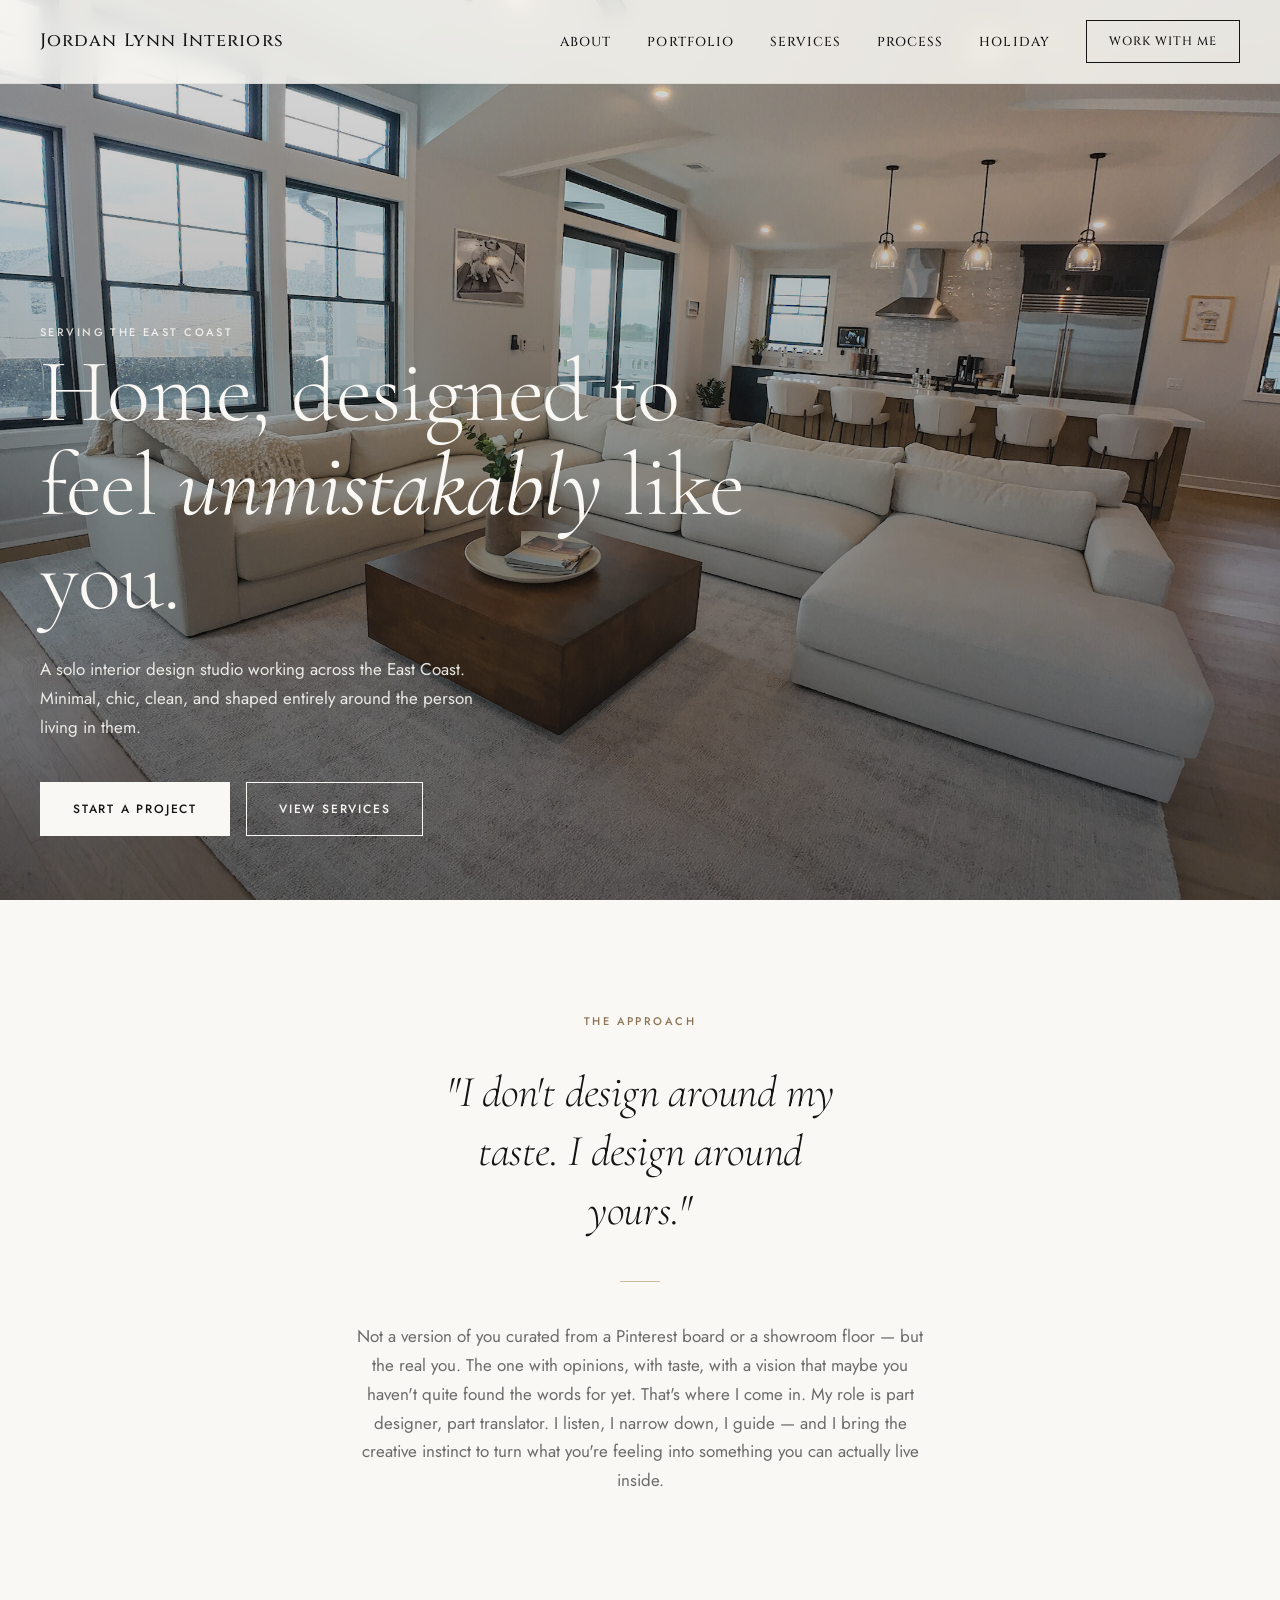
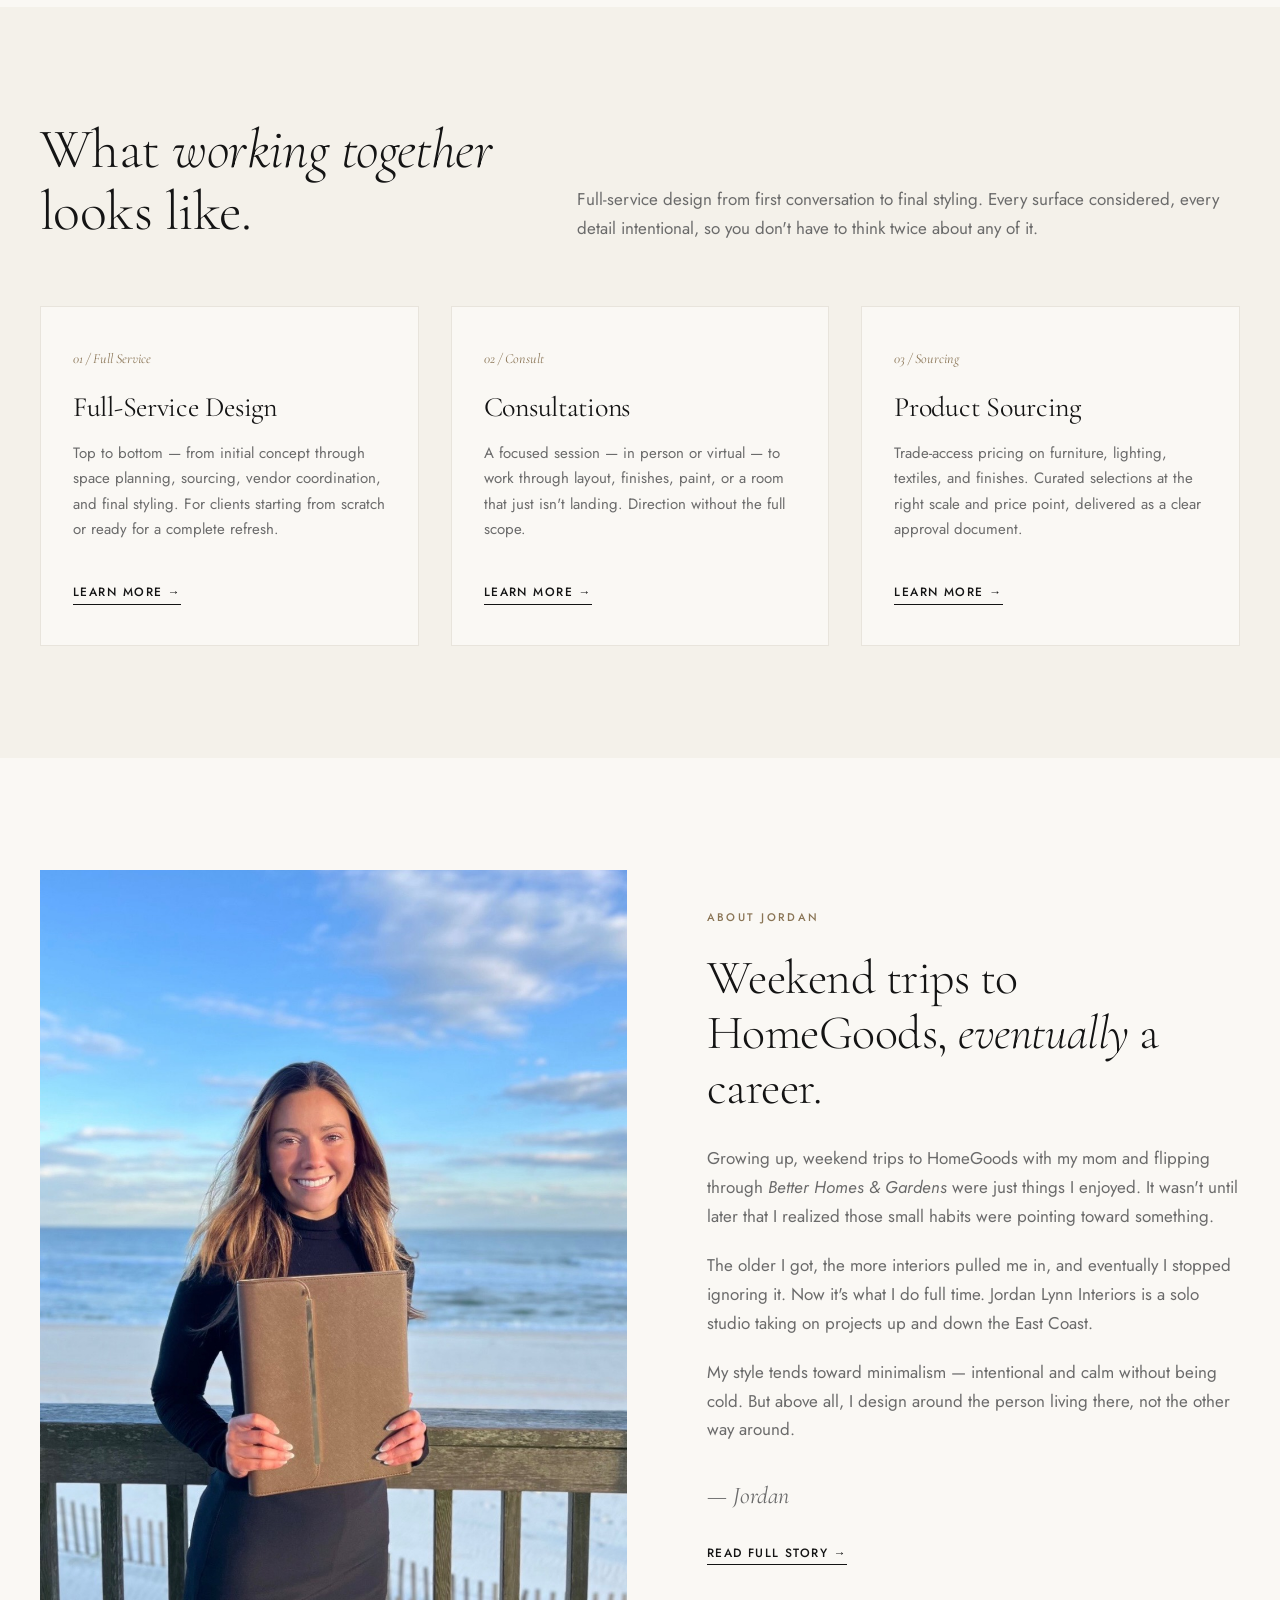
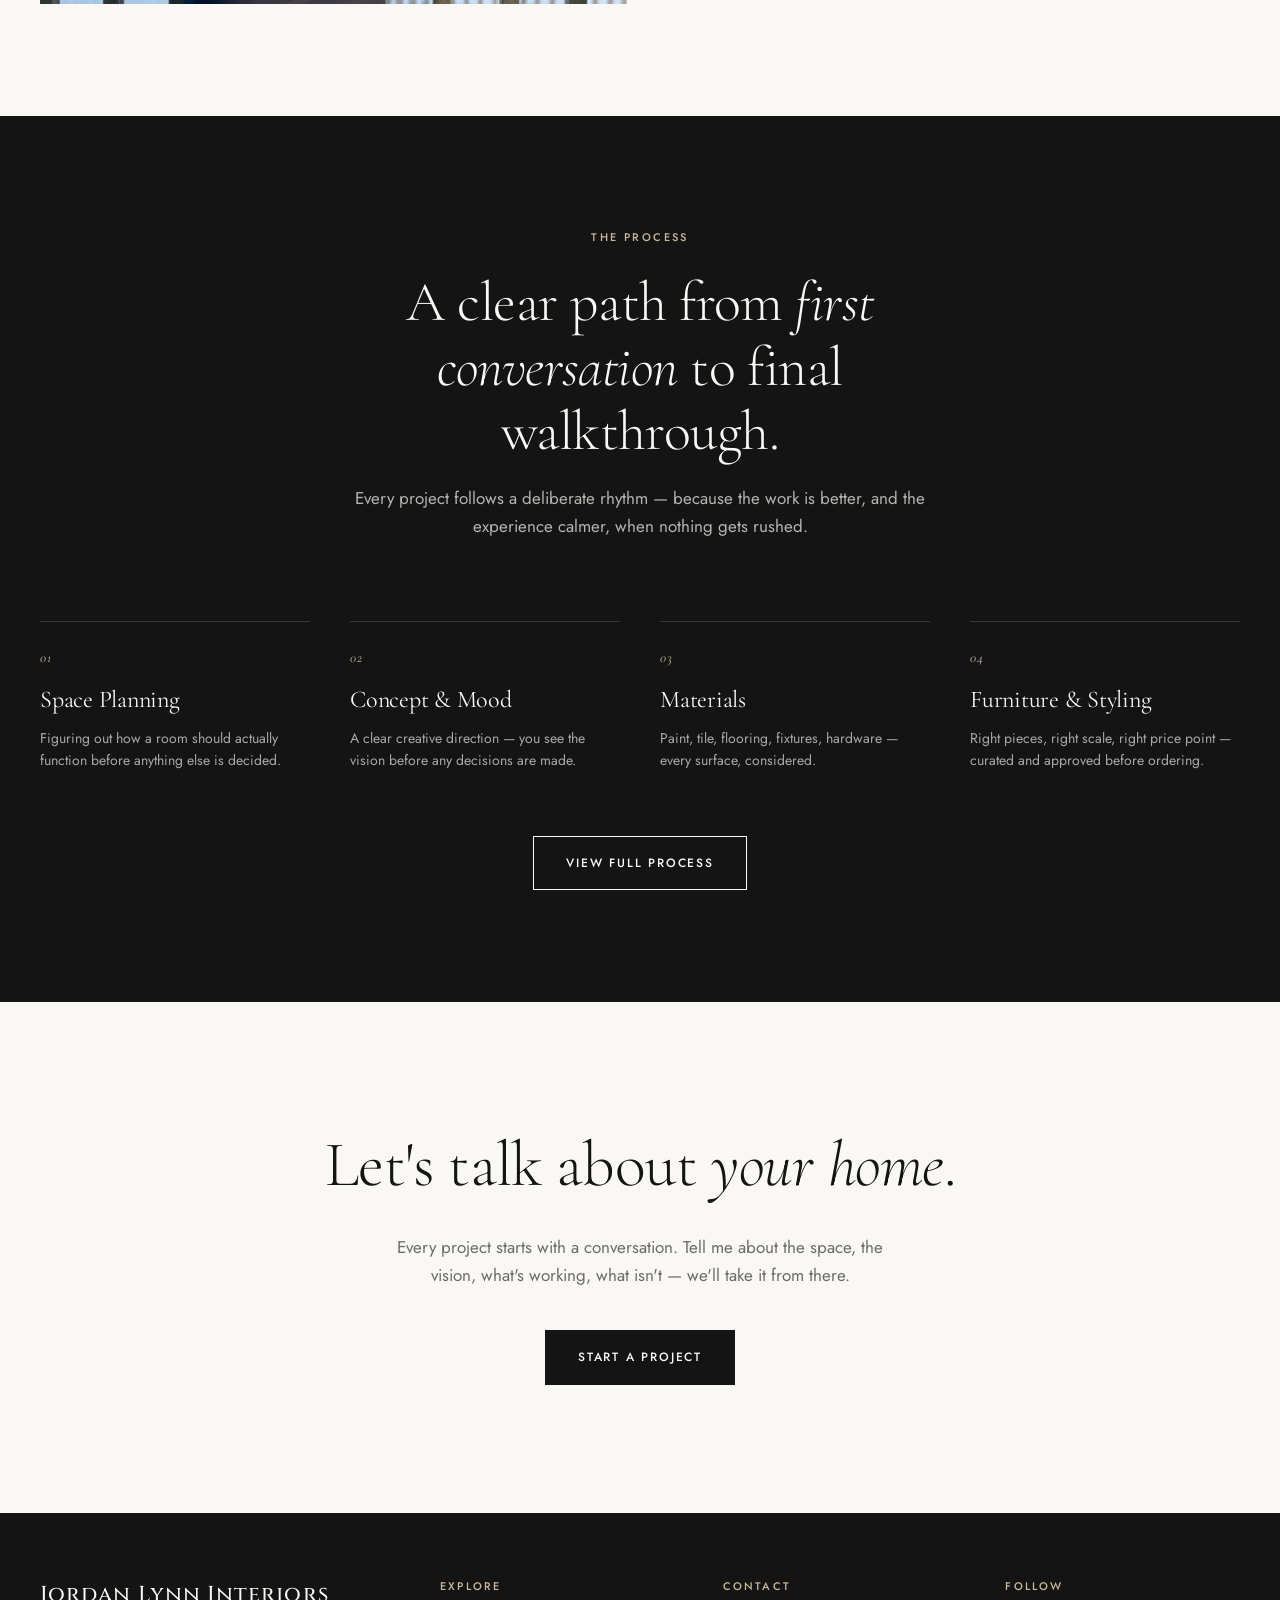
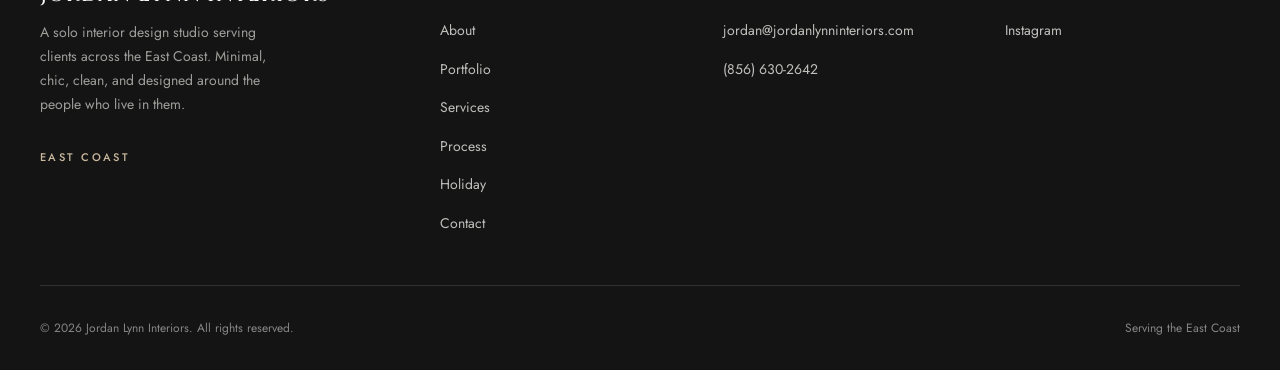
<file: index.html>
<!DOCTYPE html>
<html lang="en">
<head>
  <meta charset="UTF-8">
  <meta name="viewport" content="width=device-width, initial-scale=1.0">
  <title>Jordan Lynn Interiors | Interior Design on the East Coast</title>
  <meta name="description" content="A solo interior design studio serving the East Coast. Minimal, chic, clean, designed around the person living there.">
  <meta property="og:title" content="Jordan Lynn Interiors">
  <meta property="og:description" content="Interior design serving the East Coast. Designed around you, not my taste.">
  <meta property="og:type" content="website">
  <link rel="preconnect" href="https://fonts.googleapis.com">
  <link rel="preconnect" href="https://fonts.gstatic.com" crossorigin>
  <link href="https://fonts.googleapis.com/css2?family=Cinzel:wght@400;500;600&family=Cormorant+Garamond:wght@300;400;500&family=Jost:wght@300;400;500;600&display=swap" rel="stylesheet">
  <link rel="stylesheet" href="css/styles.css?v=20261103c">
</head>
<body>

<!-- NAV -->
<nav class="nav">
  <a href="index.html" class="nav__brand">Jordan Lynn Interiors</a>
  <button class="nav__toggle" aria-label="Toggle menu" aria-expanded="false">
    <svg viewBox="0 0 24 24" fill="none" stroke="currentColor" stroke-width="1.5"><path d="M4 7h16M4 12h16M4 17h16"/></svg>
  </button>
  <div class="nav__links">
    <a href="about.html">About</a>
    <a href="portfolio.html">Portfolio</a>
    <a href="services.html">Services</a>
    <a href="process.html">Process</a>
    <a href="holiday.html">Holiday</a>
    <a href="contact.html" class="nav__cta">Work With Me</a>
  </div>
</nav>

<!-- HERO -->
<section class="hero">
  <div class="hero__bg"></div>
  <div class="hero__inner">
    <span class="label hero__eyebrow">Serving the East Coast</span>
    <h1>Home, designed to feel <em>unmistakably</em> like you.</h1>
    <p class="hero__sub">A solo interior design studio working across the East Coast. Minimal, chic, clean, and shaped entirely around the person living in them.</p>
    <div class="hero__actions">
      <a href="contact.html" class="btn btn--primary">Start a Project</a>
      <a href="services.html" class="btn btn--ghost">View Services</a>
    </div>
  </div>
</section>

<!-- PHILOSOPHY -->
<section class="philosophy">
  <div class="wrap">
    <span class="label">The Approach</span>
    <p class="philosophy__quote">"I don't design around my taste. I design around yours."</p>
    <hr class="divider">
    <p class="philosophy__body">Not a version of you curated from a Pinterest board or a showroom floor — but the real you. The one with opinions, with taste, with a vision that maybe you haven't quite found the words for yet. That's where I come in. My role is part designer, part translator. I listen, I narrow down, I guide — and I bring the creative instinct to turn what you're feeling into something you can actually live inside.</p>
  </div>
</section>

<!-- SERVICES PREVIEW -->
<section class="services">
  <div class="wrap">
    <div class="services__head">
      <h2>What <em>working together</em> looks like.</h2>
      <p>Full-service design from first conversation to final styling. Every surface considered, every detail intentional, so you don't have to think twice about any of it.</p>
    </div>
    <div class="service-grid">
      <div class="service">
        <span class="service__num">01 / Full Service</span>
        <h3>Full-Service Design</h3>
        <p>Top to bottom — from initial concept through space planning, sourcing, vendor coordination, and final styling. For clients starting from scratch or ready for a complete refresh.</p>
        <a href="services.html#full-service" class="service__link">Learn More →</a>
      </div>
      <div class="service">
        <span class="service__num">02 / Consult</span>
        <h3>Consultations</h3>
        <p>A focused session — in person or virtual — to work through layout, finishes, paint, or a room that just isn't landing. Direction without the full scope.</p>
        <a href="services.html#consultations" class="service__link">Learn More →</a>
      </div>
      <div class="service">
        <span class="service__num">03 / Sourcing</span>
        <h3>Product Sourcing</h3>
        <p>Trade-access pricing on furniture, lighting, textiles, and finishes. Curated selections at the right scale and price point, delivered as a clear approval document.</p>
        <a href="services.html#sourcing" class="service__link">Learn More →</a>
      </div>
    </div>
  </div>
</section>

<!-- ABOUT TEASER -->
<section>
  <div class="about">
    <div class="about__image"></div>
    <div class="about__content">
      <span class="label">About Jordan</span>
      <h2>Weekend trips to HomeGoods, <em>eventually</em> a career.</h2>
      <p>Growing up, weekend trips to HomeGoods with my mom and flipping through <em>Better Homes &amp; Gardens</em> were just things I enjoyed. It wasn't until later that I realized those small habits were pointing toward something.</p>
      <p>The older I got, the more interiors pulled me in, and eventually I stopped ignoring it. Now it's what I do full time. Jordan Lynn Interiors is a solo studio taking on projects up and down the East Coast.</p>
      <p>My style tends toward minimalism — intentional and calm without being cold. But above all, I design around the person living there, not the other way around.</p>
      <p class="about__sign">— Jordan</p>
      <a href="about.html" class="service__link" style="margin-top: 1.5rem;">Read Full Story →</a>
    </div>
  </div>
</section>

<!-- PROCESS PREVIEW -->
<section class="process">
  <div class="process__head">
    <span class="label">The Process</span>
    <h2>A clear path from <em>first conversation</em> to final walkthrough.</h2>
    <p>Every project follows a deliberate rhythm — because the work is better, and the experience calmer, when nothing gets rushed.</p>
  </div>
  <div class="steps">
    <div class="step">
      <div class="step__num">01</div>
      <h4>Space Planning</h4>
      <p>Figuring out how a room should actually function before anything else is decided.</p>
    </div>
    <div class="step">
      <div class="step__num">02</div>
      <h4>Concept &amp; Mood</h4>
      <p>A clear creative direction — you see the vision before any decisions are made.</p>
    </div>
    <div class="step">
      <div class="step__num">03</div>
      <h4>Materials</h4>
      <p>Paint, tile, flooring, fixtures, hardware — every surface, considered.</p>
    </div>
    <div class="step">
      <div class="step__num">04</div>
      <h4>Furniture &amp; Styling</h4>
      <p>Right pieces, right scale, right price point — curated and approved before ordering.</p>
    </div>
  </div>
  <div style="text-align: center; margin-top: 4rem;">
    <a href="process.html" class="btn btn--ghost">View Full Process</a>
  </div>
</section>

<!-- CTA -->
<section class="cta">
  <div class="wrap">
    <h2>Let's talk about <em>your home</em>.</h2>
    <p>Every project starts with a conversation. Tell me about the space, the vision, what's working, what isn't — we'll take it from there.</p>
    <a href="contact.html" class="btn btn--ink">Start a Project</a>
  </div>
</section>

<!-- FOOTER -->
<footer>
  <div class="footer__grid">
    <div class="footer__brand">
      <h4>Jordan Lynn Interiors</h4>
      <p>A solo interior design studio serving clients across the East Coast. Minimal, chic, clean, and designed around the people who live in them.</p>
      <span class="label" style="color: var(--sand);">East Coast</span>
    </div>
    <div class="footer__col">
      <h5>Explore</h5>
      <ul>
        <li><a href="about.html">About</a></li>
        <li><a href="portfolio.html">Portfolio</a></li>
        <li><a href="services.html">Services</a></li>
        <li><a href="process.html">Process</a></li>
        <li><a href="holiday.html">Holiday</a></li>
        <li><a href="contact.html">Contact</a></li>
      </ul>
    </div>
    <div class="footer__col">
      <h5>Contact</h5>
      <ul>
        <li><a href="mailto:jordan@jordanlynninteriors.com">jordan@jordanlynninteriors.com</a></li>
        <li><a href="tel:8566302642">(856) 630-2642</a></li>
      </ul>
    </div>
    <div class="footer__col">
      <h5>Follow</h5>
      <ul>
        <li><a href="https://instagram.com/jordanlynninteriors" target="_blank" rel="noopener">Instagram</a></li>
      </ul>
    </div>
  </div>
  <div class="footer__bottom">
    <span>© 2026 Jordan Lynn Interiors. All rights reserved.</span>
    <span>Serving the East Coast</span>
  </div>
</footer>

<script>
  // Mobile nav toggle
  const toggle = document.querySelector('.nav__toggle');
  const links = document.querySelector('.nav__links');
  toggle?.addEventListener('click', () => {
    const open = links.classList.toggle('is-open');
    toggle.setAttribute('aria-expanded', open);
  });
  // Close mobile nav on link click
  links?.querySelectorAll('a').forEach(a => {
    a.addEventListener('click', () => {
      links.classList.remove('is-open');
      toggle.setAttribute('aria-expanded', 'false');
    });
  });
</script>

</body>
</html>
</file>
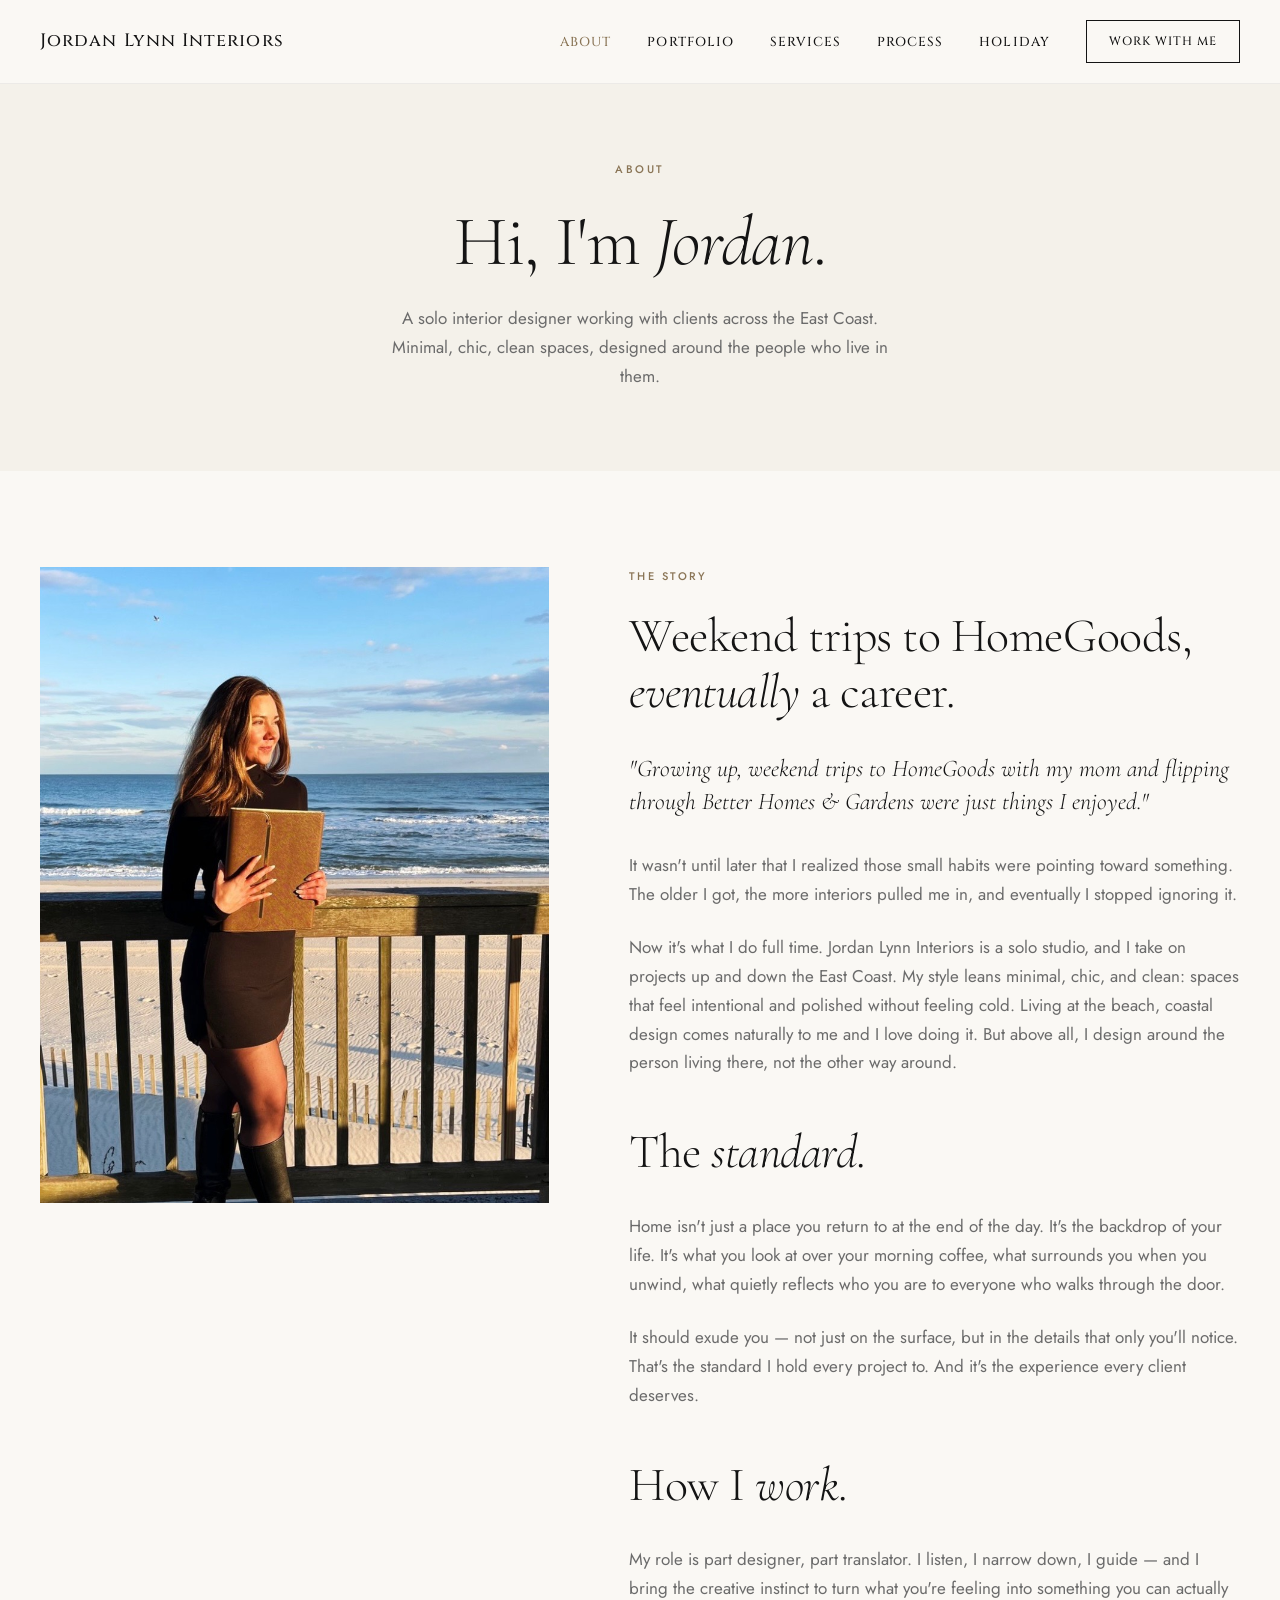
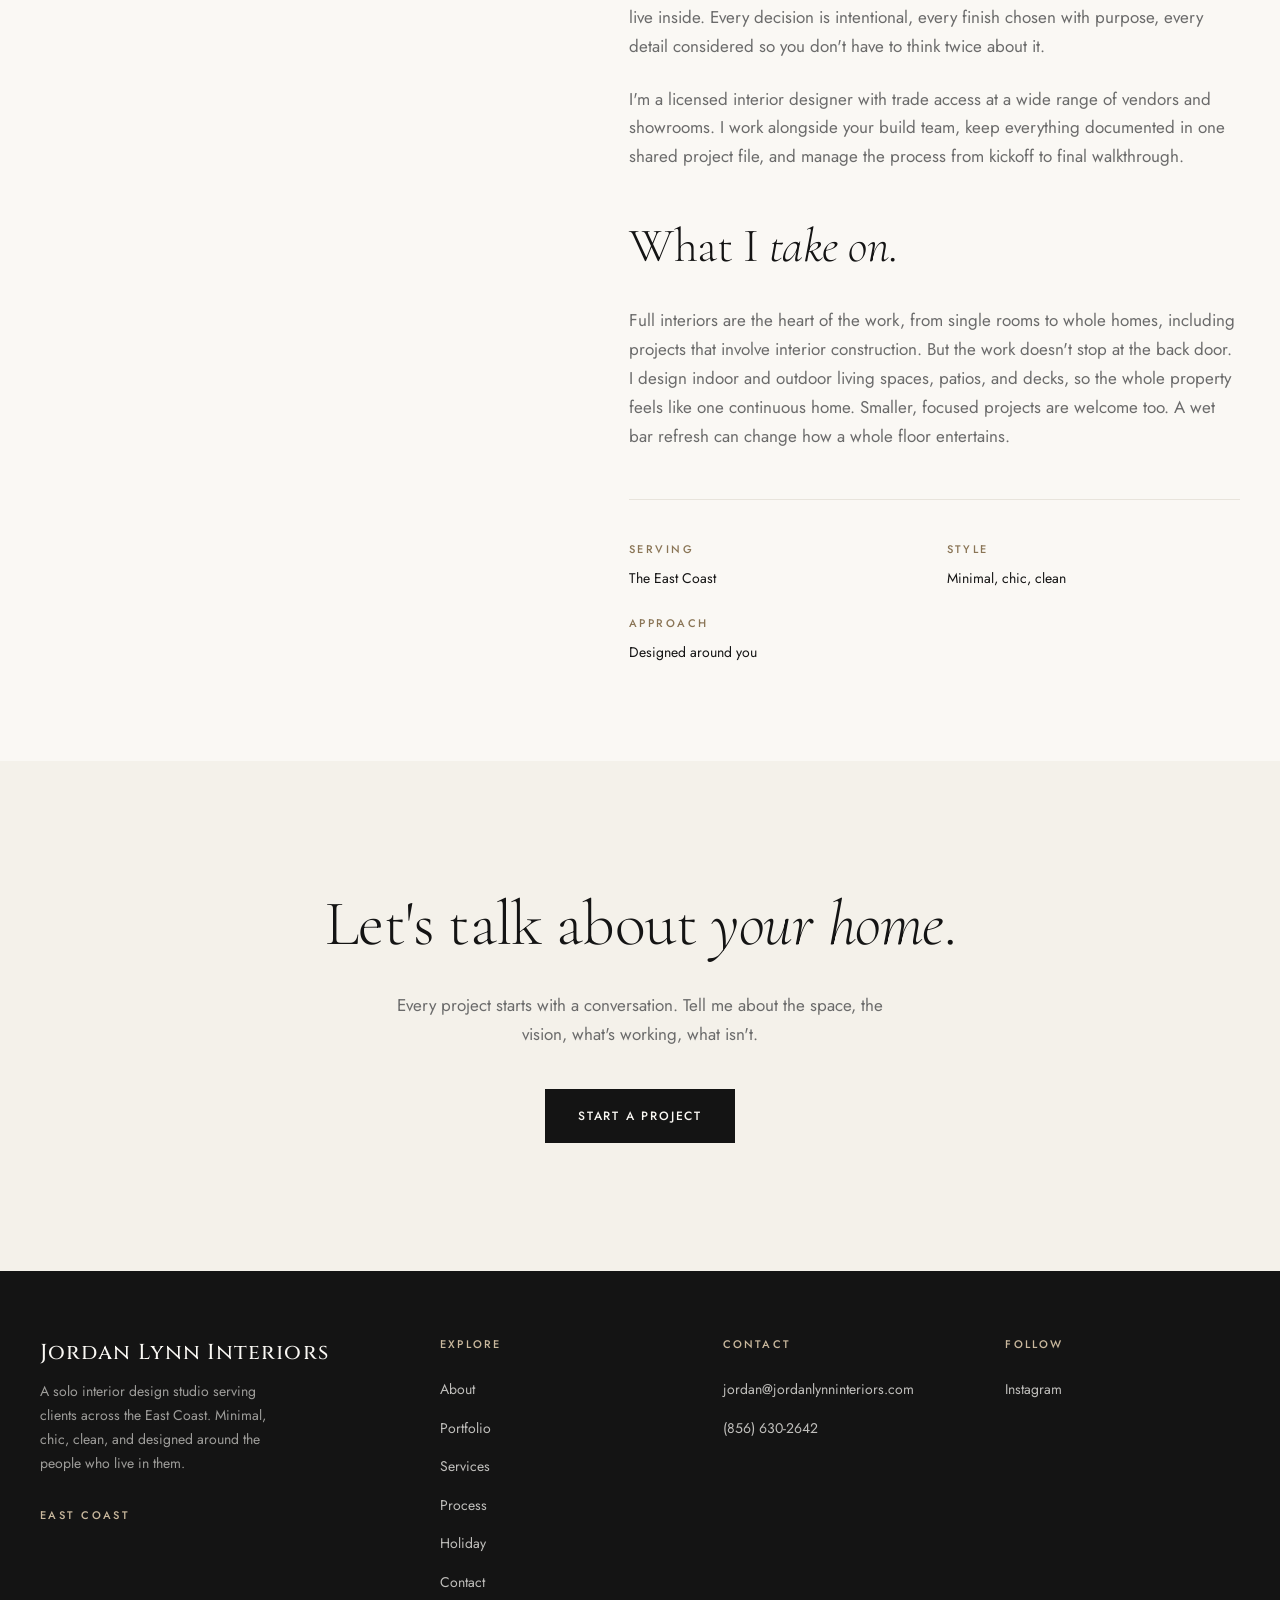
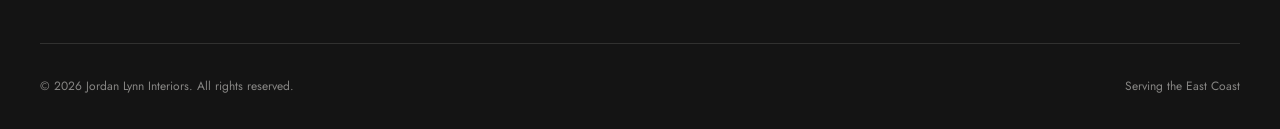
<file: about.html>
<!DOCTYPE html>
<html lang="en">
<head>
  <meta charset="UTF-8">
  <meta name="viewport" content="width=device-width, initial-scale=1.0">
  <title>About — Jordan Lynn Interiors</title>
  <meta name="description" content="Meet Jordan Lynn, a solo interior designer working across the East Coast. Minimal, chic, and designed around you.">
  <link rel="preconnect" href="https://fonts.googleapis.com">
  <link rel="preconnect" href="https://fonts.gstatic.com" crossorigin>
  <link href="https://fonts.googleapis.com/css2?family=Cinzel:wght@400;500;600&family=Cormorant+Garamond:wght@300;400;500&family=Jost:wght@300;400;500;600&display=swap" rel="stylesheet">
  <link rel="stylesheet" href="css/styles.css?v=20261103c">
</head>
<body>

<nav class="nav nav--solid">
  <a href="index.html" class="nav__brand">Jordan Lynn Interiors</a>
  <button class="nav__toggle" aria-label="Toggle menu" aria-expanded="false">
    <svg viewBox="0 0 24 24" fill="none" stroke="currentColor" stroke-width="1.5"><path d="M4 7h16M4 12h16M4 17h16"/></svg>
  </button>
  <div class="nav__links">
    <a href="about.html" class="is-active">About</a>
    <a href="portfolio.html">Portfolio</a>
    <a href="services.html">Services</a>
    <a href="process.html">Process</a>
    <a href="holiday.html">Holiday</a>
    <a href="contact.html" class="nav__cta">Work With Me</a>
  </div>
</nav>

<header class="page-header">
  <span class="label">About</span>
  <h1>Hi, I'm <em>Jordan</em>.</h1>
  <p>A solo interior designer working with clients across the East Coast. Minimal, chic, clean spaces, designed around the people who live in them.</p>
</header>

<section class="about-page">
  <div class="about-page__image"></div>
  <div class="about-page__content">
    <span class="label">The Story</span>
    <h2>Weekend trips to HomeGoods, <em>eventually</em> a career.</h2>

    <p class="lead">"Growing up, weekend trips to HomeGoods with my mom and flipping through Better Homes &amp; Gardens were just things I enjoyed."</p>

    <p>It wasn't until later that I realized those small habits were pointing toward something. The older I got, the more interiors pulled me in, and eventually I stopped ignoring it.</p>

    <p>Now it's what I do full time. Jordan Lynn Interiors is a solo studio, and I take on projects up and down the East Coast. My style leans minimal, chic, and clean: spaces that feel intentional and polished without feeling cold. Living at the beach, coastal design comes naturally to me and I love doing it. But above all, I design around the person living there, not the other way around.</p>

    <h2 style="margin-top: 3rem;">The <em>standard</em>.</h2>
    <p>Home isn't just a place you return to at the end of the day. It's the backdrop of your life. It's what you look at over your morning coffee, what surrounds you when you unwind, what quietly reflects who you are to everyone who walks through the door.</p>

    <p>It should exude you — not just on the surface, but in the details that only you'll notice. That's the standard I hold every project to. And it's the experience every client deserves.</p>

    <h2 style="margin-top: 3rem;">How I <em>work</em>.</h2>
    <p>My role is part designer, part translator. I listen, I narrow down, I guide — and I bring the creative instinct to turn what you're feeling into something you can actually live inside. Every decision is intentional, every finish chosen with purpose, every detail considered so you don't have to think twice about it.</p>

    <p>I'm a licensed interior designer with trade access at a wide range of vendors and showrooms. I work alongside your build team, keep everything documented in one shared project file, and manage the process from kickoff to final walkthrough.</p>

    <h2 style="margin-top: 3rem;">What I <em>take on</em>.</h2>
    <p>Full interiors are the heart of the work, from single rooms to whole homes, including projects that involve interior construction. But the work doesn't stop at the back door. I design indoor and outdoor living spaces, patios, and decks, so the whole property feels like one continuous home. Smaller, focused projects are welcome too. A wet bar refresh can change how a whole floor entertains.</p>

    <div class="about-page__values">
      <div class="about-page__value">
        <span class="label">Serving</span>
        <p>The East Coast</p>
      </div>
      <div class="about-page__value">
        <span class="label">Style</span>
        <p>Minimal, chic, clean</p>
      </div>
      <div class="about-page__value">
        <span class="label">Approach</span>
        <p>Designed around you</p>
      </div>
    </div>
  </div>
</section>

<section class="cta" style="background: var(--cream);">
  <div class="wrap">
    <h2>Let's talk about <em>your home</em>.</h2>
    <p>Every project starts with a conversation. Tell me about the space, the vision, what's working, what isn't.</p>
    <a href="contact.html" class="btn btn--ink">Start a Project</a>
  </div>
</section>

<footer>
  <div class="footer__grid">
    <div class="footer__brand">
      <h4>Jordan Lynn Interiors</h4>
      <p>A solo interior design studio serving clients across the East Coast. Minimal, chic, clean, and designed around the people who live in them.</p>
      <span class="label" style="color: var(--sand);">East Coast</span>
    </div>
    <div class="footer__col">
      <h5>Explore</h5>
      <ul>
        <li><a href="about.html">About</a></li>
        <li><a href="portfolio.html">Portfolio</a></li>
        <li><a href="services.html">Services</a></li>
        <li><a href="process.html">Process</a></li>
        <li><a href="holiday.html">Holiday</a></li>
        <li><a href="contact.html">Contact</a></li>
      </ul>
    </div>
    <div class="footer__col">
      <h5>Contact</h5>
      <ul>
        <li><a href="mailto:jordan@jordanlynninteriors.com">jordan@jordanlynninteriors.com</a></li>
        <li><a href="tel:8566302642">(856) 630-2642</a></li>
      </ul>
    </div>
    <div class="footer__col">
      <h5>Follow</h5>
      <ul>
        <li><a href="https://instagram.com/jordanlynninteriors" target="_blank" rel="noopener">Instagram</a></li>
      </ul>
    </div>
  </div>
  <div class="footer__bottom">
    <span>© 2026 Jordan Lynn Interiors. All rights reserved.</span>
    <span>Serving the East Coast</span>
  </div>
</footer>

<script>
  const toggle = document.querySelector('.nav__toggle');
  const links = document.querySelector('.nav__links');
  toggle?.addEventListener('click', () => {
    const open = links.classList.toggle('is-open');
    toggle.setAttribute('aria-expanded', open);
  });
  links?.querySelectorAll('a').forEach(a => {
    a.addEventListener('click', () => {
      links.classList.remove('is-open');
      toggle.setAttribute('aria-expanded', 'false');
    });
  });
</script>

</body>
</html>
</file>
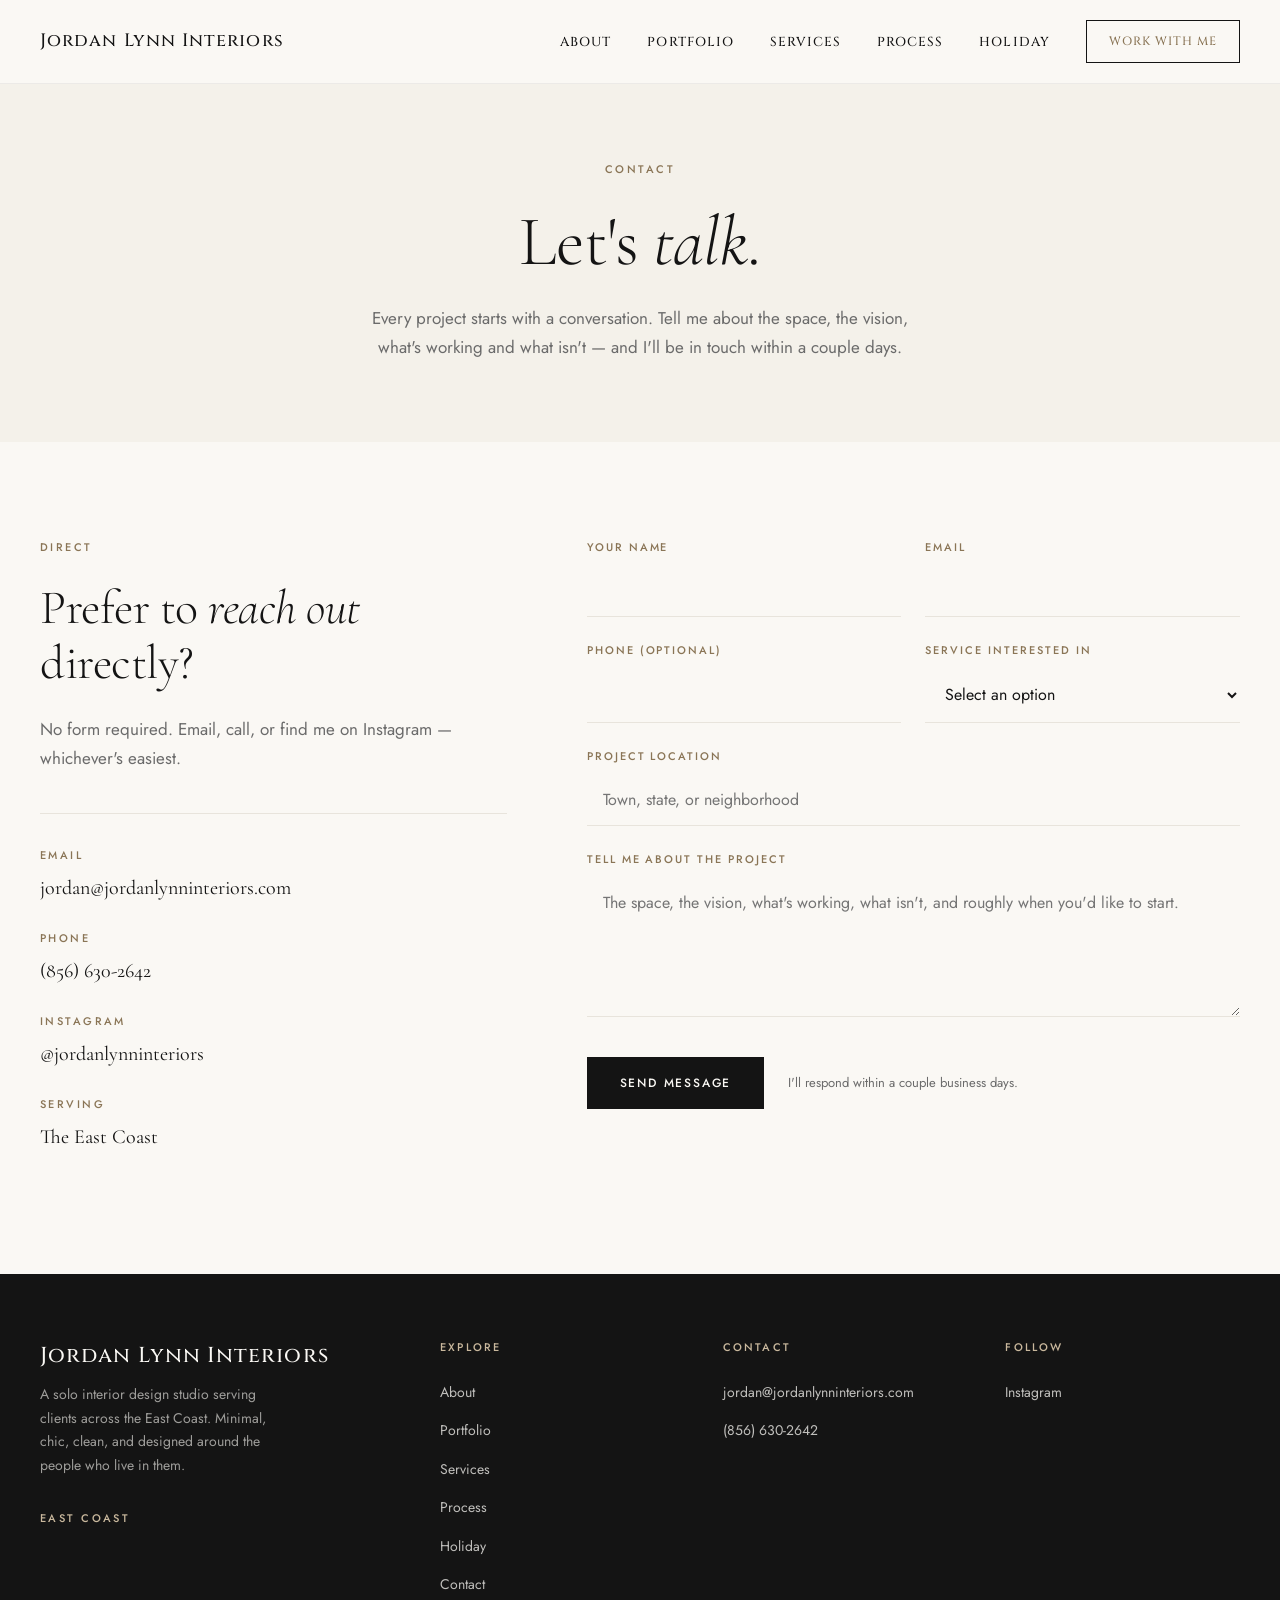
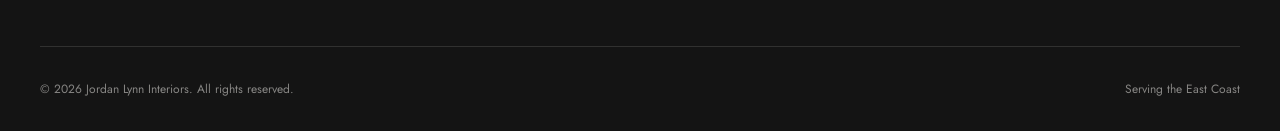
<file: contact.html>
<!DOCTYPE html>
<html lang="en">
<head>
  <meta charset="UTF-8">
  <meta name="viewport" content="width=device-width, initial-scale=1.0">
  <title>Contact — Jordan Lynn Interiors</title>
  <meta name="description" content="Start a conversation about your project. Jordan Lynn Interiors, serving the East Coast.">
  <link rel="preconnect" href="https://fonts.googleapis.com">
  <link rel="preconnect" href="https://fonts.gstatic.com" crossorigin>
  <link href="https://fonts.googleapis.com/css2?family=Cinzel:wght@400;500;600&family=Cormorant+Garamond:wght@300;400;500&family=Jost:wght@300;400;500;600&display=swap" rel="stylesheet">
  <link rel="stylesheet" href="css/styles.css?v=20261103c">
</head>
<body>

<nav class="nav nav--solid">
  <a href="index.html" class="nav__brand">Jordan Lynn Interiors</a>
  <button class="nav__toggle" aria-label="Toggle menu" aria-expanded="false">
    <svg viewBox="0 0 24 24" fill="none" stroke="currentColor" stroke-width="1.5"><path d="M4 7h16M4 12h16M4 17h16"/></svg>
  </button>
  <div class="nav__links">
    <a href="about.html">About</a>
    <a href="portfolio.html">Portfolio</a>
    <a href="services.html">Services</a>
    <a href="process.html">Process</a>
    <a href="holiday.html">Holiday</a>
    <a href="contact.html" class="nav__cta is-active">Work With Me</a>
  </div>
</nav>

<header class="page-header">
  <span class="label">Contact</span>
  <h1>Let's <em>talk</em>.</h1>
  <p>Every project starts with a conversation. Tell me about the space, the vision, what's working and what isn't — and I'll be in touch within a couple days.</p>
</header>

<section class="contact-page">

  <div class="contact-page__intro">
    <span class="label">Direct</span>
    <h2>Prefer to <em>reach out</em> directly?</h2>
    <p>No form required. Email, call, or find me on Instagram — whichever's easiest.</p>

    <div class="contact-direct">
      <div class="contact-direct__item">
        <span class="label">Email</span>
        <a href="mailto:jordan@jordanlynninteriors.com">jordan@jordanlynninteriors.com</a>
      </div>
      <div class="contact-direct__item">
        <span class="label">Phone</span>
        <a href="tel:8566302642">(856) 630-2642</a>
      </div>
      <div class="contact-direct__item">
        <span class="label">Instagram</span>
        <a href="https://instagram.com/jordanlynninteriors" target="_blank" rel="noopener">@jordanlynninteriors</a>
      </div>
      <div class="contact-direct__item">
        <span class="label">Serving</span>
        <p>The East Coast</p>
      </div>
    </div>
  </div>

  <!-- Form submissions are emailed to Jordan through Web3Forms (web3forms.com).
       The access key is public by design: it only allows sending to Jordan's inbox. -->
  <form action="https://api.web3forms.com/submit" method="POST" class="form">
    <input type="hidden" name="access_key" value="e1c136c6-8d21-4a1b-80df-c4d97e7e5014">
    <input type="hidden" name="subject" value="New inquiry from jordanlynninteriors.com">
    <input type="hidden" name="from_name" value="Jordan Lynn Interiors website">
    <input type="hidden" name="redirect" value="https://jordanlynninteriors.com/thanks.html">
    <p class="form__hp">
      <label>Don't fill this out if you're human: <input type="checkbox" name="botcheck" tabindex="-1" autocomplete="off"></label>
    </p>

    <div class="form__row">
      <div class="form__field">
        <label for="name">Your Name</label>
        <input type="text" id="name" name="name" required>
      </div>
      <div class="form__field">
        <label for="email">Email</label>
        <input type="email" id="email" name="email" required>
      </div>
    </div>

    <div class="form__row">
      <div class="form__field">
        <label for="phone">Phone (optional)</label>
        <input type="tel" id="phone" name="phone">
      </div>
      <div class="form__field">
        <label for="service">Service Interested In</label>
        <select id="service" name="service">
          <option value="">Select an option</option>
          <option value="Full-Service Design">Full-Service Design</option>
          <option value="Consultation">Consultation</option>
          <option value="Product Sourcing">Product Sourcing</option>
          <option value="Not sure yet">Not sure yet</option>
        </select>
      </div>
    </div>

    <div class="form__field">
      <label for="location">Project Location</label>
      <input type="text" id="location" name="location" placeholder="Town, state, or neighborhood">
    </div>

    <div class="form__field">
      <label for="message">Tell Me About the Project</label>
      <textarea id="message" name="message" placeholder="The space, the vision, what's working, what isn't, and roughly when you'd like to start." required></textarea>
    </div>

    <div class="form__actions">
      <button type="submit" class="btn btn--ink">Send Message</button>
      <p class="form__note">I'll respond within a couple business days.</p>
    </div>
  </form>

</section>

<footer>
  <div class="footer__grid">
    <div class="footer__brand">
      <h4>Jordan Lynn Interiors</h4>
      <p>A solo interior design studio serving clients across the East Coast. Minimal, chic, clean, and designed around the people who live in them.</p>
      <span class="label" style="color: var(--sand);">East Coast</span>
    </div>
    <div class="footer__col">
      <h5>Explore</h5>
      <ul>
        <li><a href="about.html">About</a></li>
        <li><a href="portfolio.html">Portfolio</a></li>
        <li><a href="services.html">Services</a></li>
        <li><a href="process.html">Process</a></li>
        <li><a href="holiday.html">Holiday</a></li>
        <li><a href="contact.html">Contact</a></li>
      </ul>
    </div>
    <div class="footer__col">
      <h5>Contact</h5>
      <ul>
        <li><a href="mailto:jordan@jordanlynninteriors.com">jordan@jordanlynninteriors.com</a></li>
        <li><a href="tel:8566302642">(856) 630-2642</a></li>
      </ul>
    </div>
    <div class="footer__col">
      <h5>Follow</h5>
      <ul>
        <li><a href="https://instagram.com/jordanlynninteriors" target="_blank" rel="noopener">Instagram</a></li>
      </ul>
    </div>
  </div>
  <div class="footer__bottom">
    <span>© 2026 Jordan Lynn Interiors. All rights reserved.</span>
    <span>Serving the East Coast</span>
  </div>
</footer>

<script>
  const toggle = document.querySelector('.nav__toggle');
  const links = document.querySelector('.nav__links');
  toggle?.addEventListener('click', () => {
    const open = links.classList.toggle('is-open');
    toggle.setAttribute('aria-expanded', open);
  });
  links?.querySelectorAll('a').forEach(a => {
    a.addEventListener('click', () => {
      links.classList.remove('is-open');
      toggle.setAttribute('aria-expanded', 'false');
    });
  });
</script>

</body>
</html>
</file>
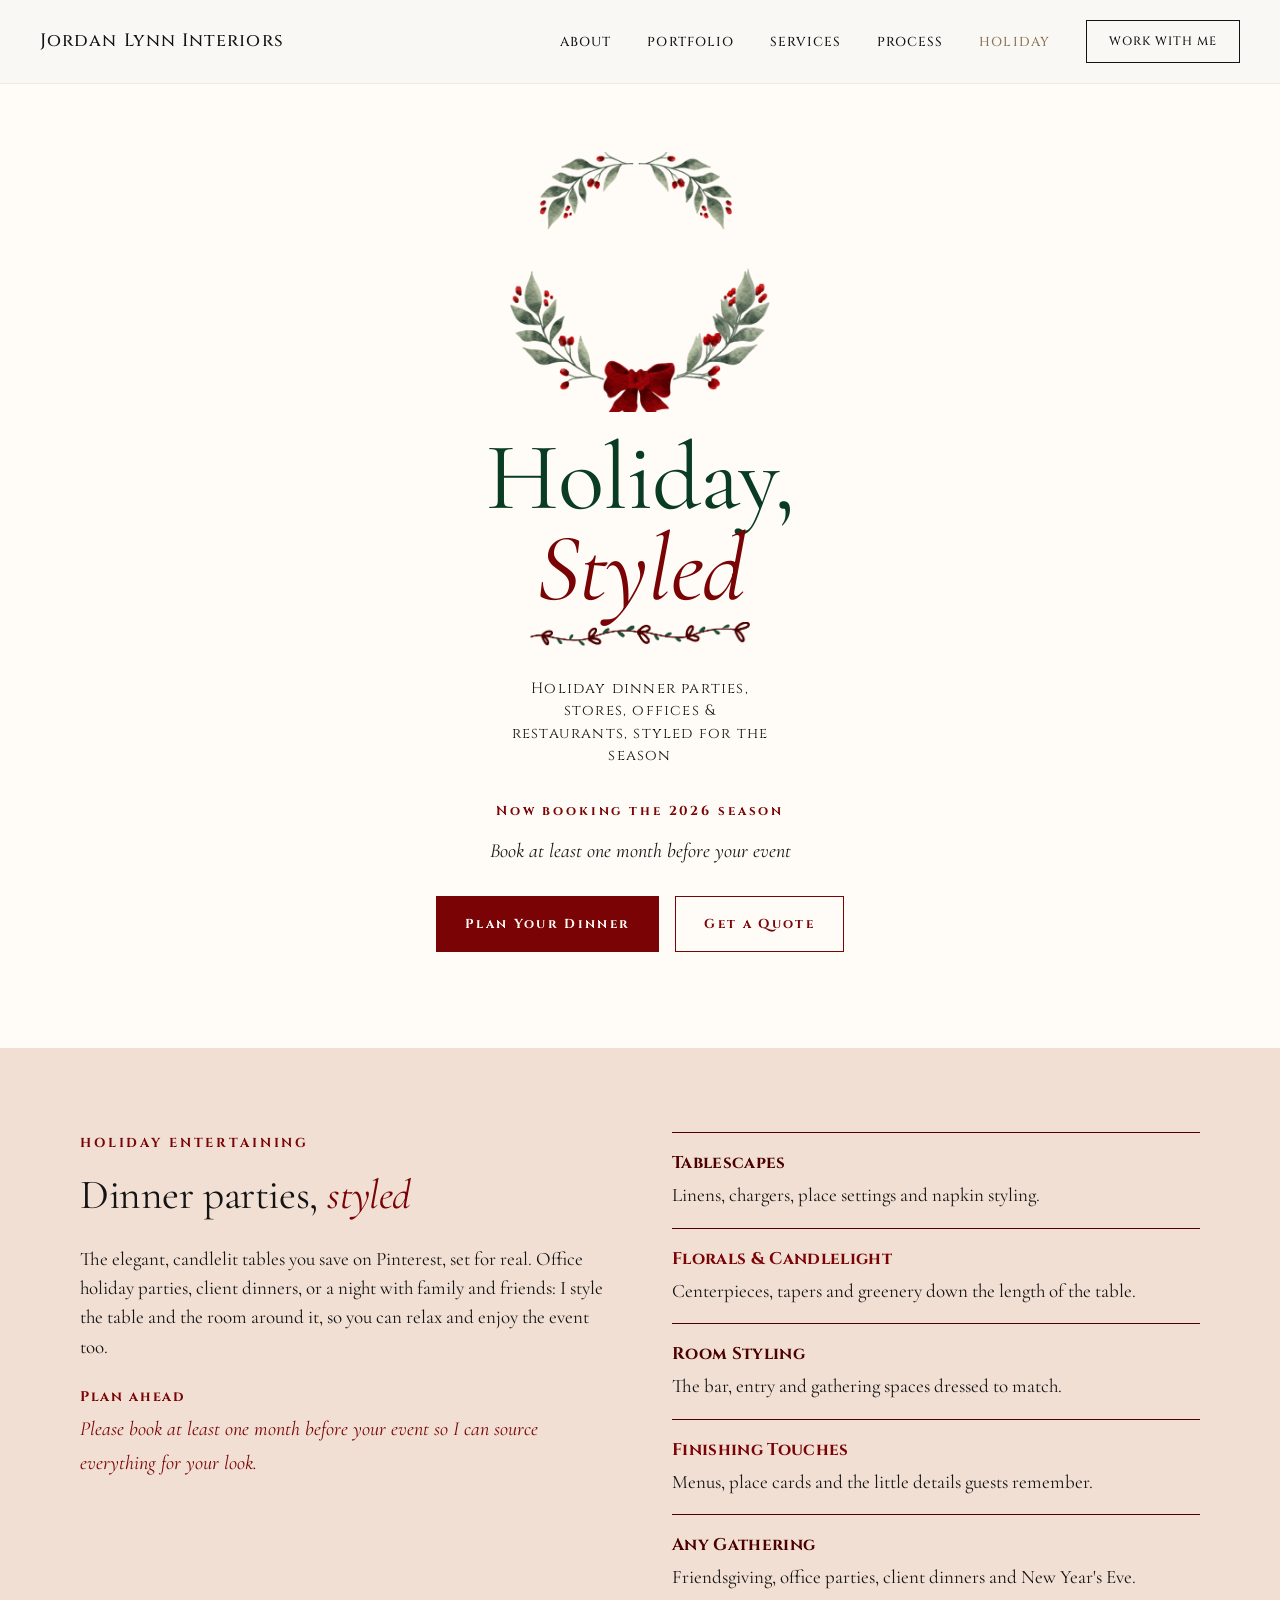
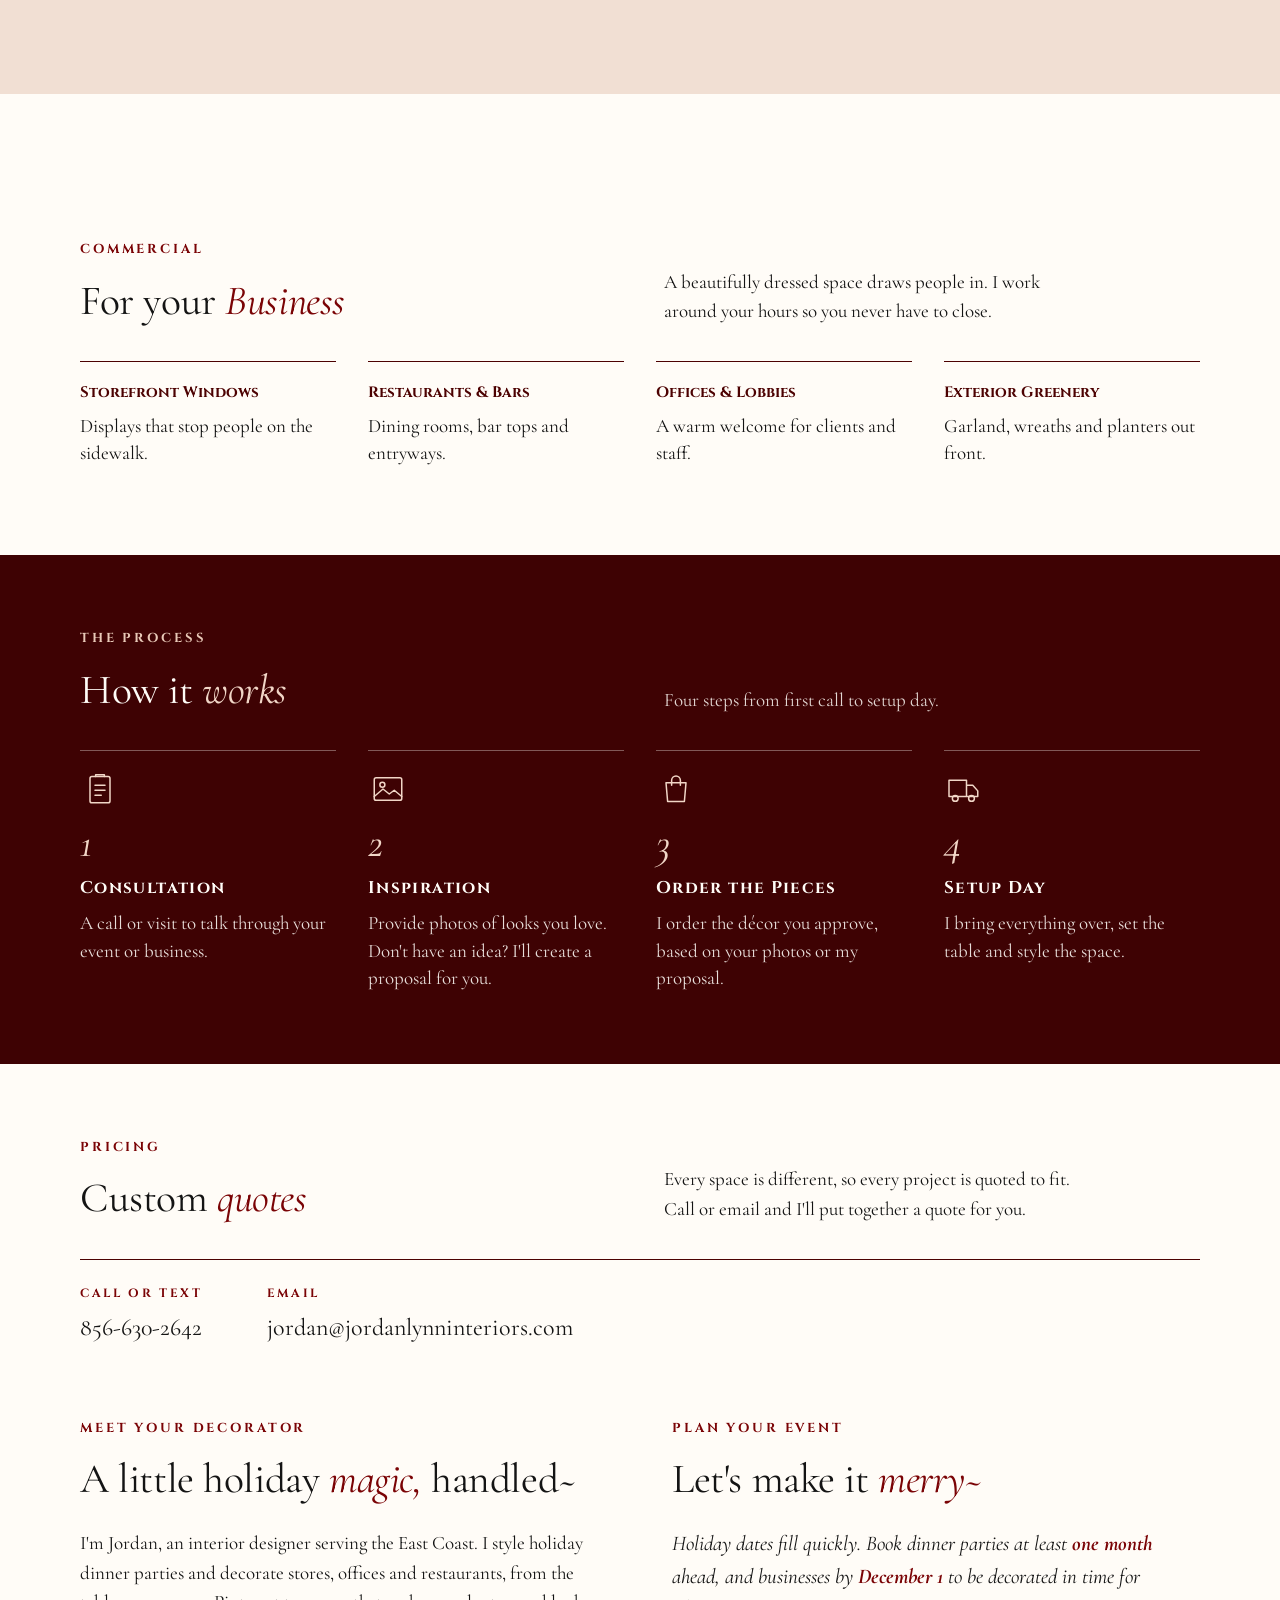
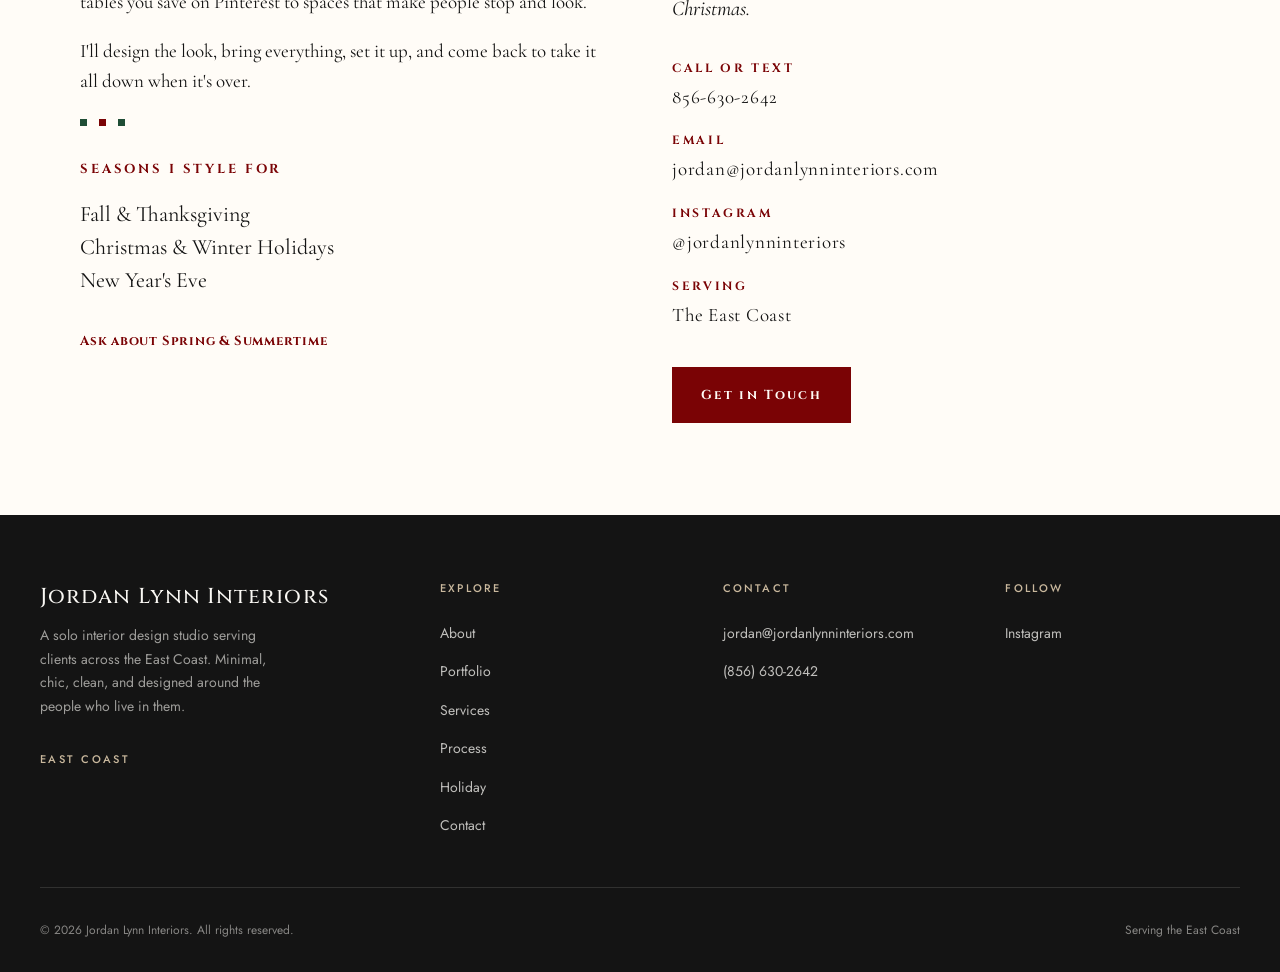
<file: holiday.html>
<!DOCTYPE html>
<html lang="en">
<head>
  <meta charset="UTF-8">
  <meta name="viewport" content="width=device-width, initial-scale=1.0">
  <title>Holiday Styling — Jordan Lynn Interiors</title>
  <meta name="description" content="Holiday dinner party styling and decorating for stores, offices and restaurants across the East Coast. Now booking the 2026 season.">
  <link rel="preconnect" href="https://fonts.googleapis.com">
  <link rel="preconnect" href="https://fonts.gstatic.com" crossorigin>
  <link href="https://fonts.googleapis.com/css2?family=Cinzel:wght@400;600;700&family=Cormorant+Garamond:ital,wght@0,300;0,400;0,500;0,600;1,400;1,500&family=Jost:wght@300;400;500;600&display=swap" rel="stylesheet">
  <link rel="stylesheet" href="css/styles.css?v=20261103c">
  <style>
    /* ---------- Holiday page: matches the Canva brochure ---------- */
    .holiday {
      --paper: #fffcf7;
      --sage: #e6eee7;
      --berry: #7a0305;
      --oxblood: #4c0101;
      --pine: #141414;      /* text (was green) */
      --deep-pine: #141414; /* text (was green) */
      --dot-green: #1f4d35;
      --caps: 'Cinzel', Georgia, serif;
      --serif: 'Cormorant Garamond', Georgia, serif;
      background: var(--paper);
    }
    .holiday main { padding-top: 5.5rem; }

    /* Shared type */
    .h-label {
      font-family: var(--caps);
      font-size: 13px;
      font-weight: 700;
      letter-spacing: 0.22em;
      text-transform: uppercase;
      color: var(--berry);
      display: block;
      margin-bottom: 1.1rem;
    }
    .h-title {
      font-family: var(--serif);
      font-weight: 400;
      font-size: clamp(2rem, 3.4vw, 2.6rem);
      line-height: 1.15;
      color: var(--pine);
      margin: 0 0 1.5rem;
    }
    .h-title em { color: var(--berry); font-style: italic; }
    .h-body {
      font-family: var(--serif);
      font-size: 19px;
      line-height: 1.55;
      color: var(--pine);
      margin: 0 0 1.25rem;
    }

    /* Panels with thin frames, like the trifold */
    .panels {
      max-width: 1320px;
      margin: 0 auto 2.5rem;
      display: grid;
      grid-template-columns: repeat(3, 1fr);
      padding: 0 var(--gutter);
    }
    .panels--two { grid-template-columns: 1fr 1fr; }
    .panel {
      padding: 3.25rem 2.5rem;
      background: var(--paper);
    }
    .panel.panel--sage { background: var(--paper); }
    @media (max-width: 960px) {
      .panels, .panels--two { grid-template-columns: 1fr; }
    }

    /* Cover */
    .cover {
      max-width: 1320px;
      margin: 0 auto 2.5rem;
      padding: 0 var(--gutter);
    }
    .cover__inner {
      text-align: center;
      padding: 4rem 2rem 3.5rem;
      background: var(--paper);
    }
    .cover__brand { font-family: var(--caps); font-weight: 700; letter-spacing: 0.3em; color: var(--berry); font-size: 15px; }
    .cover__wreath { width: 260px; height: auto; margin: 0 auto 1.25rem; display: block; }
    .cover__garland { width: 220px; height: auto; margin: -0.75rem auto 2rem; display: block; }
    .cover h1 {
      font-family: var(--serif);
      font-weight: 400;
      font-size: clamp(3.5rem, 8vw, 6rem);
      line-height: 0.95;
      color: #0a3c23; /* dark green, matches the brochure cover */
      margin: 0 0 1.25rem;
    }
    .cover h1 em { display: block; color: var(--berry); font-style: italic; }
    .cover__sub { font-family: var(--caps); font-size: 15px; letter-spacing: 0.08em; color: var(--deep-pine); max-width: 30ch; margin: 0 auto 2rem; line-height: 1.5; }
    .cover__booking { font-family: var(--caps); font-weight: 700; font-size: 13px; letter-spacing: 0.22em; color: var(--berry); }

    /* Service lists */
    .svc { list-style: none; padding: 0; margin: 0; border-top: 1px solid var(--oxblood); }
    .svc li { padding: 1rem 0 1.1rem; border-bottom: 1px solid var(--oxblood); }
    .svc li:last-child { border-bottom: 0; }
    .svc strong {
      display: block;
      font-family: var(--caps);
      font-weight: 700;
      font-size: 17px;
      letter-spacing: 0.02em;
      color: var(--oxblood);
      margin-bottom: 0.2rem;
    }
    .svc li:nth-child(even) strong { color: var(--berry); }
    .svc span { font-family: var(--serif); font-size: 19px; color: var(--pine); line-height: 1.45; }

    /* Process */
    .steps-h { list-style: none; padding: 0; margin: 0 0 2.5rem; counter-reset: step; }
    .steps-h li { display: grid; grid-template-columns: 2rem 1fr; gap: 0.75rem; margin-bottom: 1.4rem; }
    .steps-h li::before {
      counter-increment: step;
      content: counter(step);
      font-family: var(--serif);
      font-size: 1.9rem;
      line-height: 1;
      color: var(--berry);
    }
    .steps-h strong { display: block; font-family: var(--caps); font-weight: 700; font-size: 16px; color: var(--oxblood); }
    .steps-h span { font-family: var(--serif); font-size: 19px; color: var(--pine); line-height: 1.4; }

    /* Packages card */
    .pkg { border-top: 5px solid var(--oxblood); background: var(--paper); box-shadow: 0 1px 0 var(--hair) inset; padding: 1.5rem 1.4rem 1.25rem; }
    .pkg .h-label { font-size: 12px; margin-bottom: 0.9rem; }
    .pkg__row { display: flex; justify-content: space-between; gap: 1rem; align-items: baseline; }
    .pkg__row + .pkg__desc { margin-bottom: 0.85rem; }
    .pkg__name { font-family: var(--caps); font-weight: 700; font-size: 15px; color: var(--deep-pine); }
    .pkg__price { font-family: var(--caps); font-weight: 700; font-size: 15px; color: var(--deep-pine); white-space: nowrap; }
    .pkg__desc { font-family: var(--serif); font-size: 16px; color: var(--pine); margin: 0; }
    .pkg__note { font-family: var(--serif); font-size: 15px; color: var(--pine); margin: 0.5rem 0 0; font-style: italic; }

    /* Dinner parties */
    .dinner { max-width: 1320px; margin: 0 auto 2.5rem; padding: 0 var(--gutter); }
    .dinner__inner { display: grid; grid-template-columns: 1fr 1fr; gap: 4rem; padding: 3.75rem 2.5rem; align-items: start; }
    @media (max-width: 960px) { .dinner__inner { grid-template-columns: 1fr; gap: 2rem; } }
    .dinner__note { font-family: var(--serif); font-style: italic; font-size: 20px; color: var(--berry); margin: 1.5rem 0 0; }
    .dinner__note strong { font-style: normal; font-family: var(--caps); font-size: 14px; letter-spacing: 0.12em; display: block; margin-bottom: 0.2rem; }

    /* About + contact */
    .dots { display: flex; gap: 12px; margin: 1.5rem 0 2rem; }
    .dots i { width: 7px; height: 7px; background: var(--dot-green); display: block; }
    .dots i:nth-child(2) { background: var(--berry); }
    .seasons { font-family: var(--serif); font-size: 22px; line-height: 1.5; color: var(--pine); margin: 0 0 1.75rem; }
    .ask { font-family: var(--caps); font-weight: 700; font-size: 13px; letter-spacing: 0.06em; color: var(--berry); }
    .book-text { font-style: italic; font-size: 21px; }
    .book-text strong { color: var(--berry); }
    .contact-list { display: grid; gap: 1.1rem; margin: 2rem 0 2.25rem; }
    .contact-list .h-label { margin-bottom: 0.15rem; font-size: 12px; }
    .contact-list a, .contact-list p { font-family: var(--serif); font-size: 19px; color: var(--pine); margin: 0; letter-spacing: 0.04em; }
    .h-btn {
      display: inline-block;
      font-family: var(--caps);
      font-weight: 700;
      font-size: 13px;
      letter-spacing: 0.18em;
      padding: 1rem 1.75rem;
      background: var(--berry);
      color: var(--paper);
      border: 1px solid var(--berry);
      transition: all 0.2s;
    }
    .h-btn:hover { background: transparent; color: var(--berry); }
    .h-btn--ghost { background: transparent; color: var(--berry); }
    .h-btn--ghost:hover { background: var(--berry); color: var(--paper); }
    .cover__deadline { font-family: var(--serif); font-style: italic; font-size: 20px; color: var(--pine); margin: 0.75rem 0 1.75rem; }
    .cover__actions { display: flex; gap: 1rem; justify-content: center; flex-wrap: wrap; }
        /* Horizontal sections */
    .band { max-width: 1200px; margin: 0 auto; padding: 4.5rem var(--gutter) 1rem; scroll-margin-top: 6rem; }
    .band__head { display: grid; grid-template-columns: 1fr 1fr; gap: 3rem; align-items: end; margin-bottom: 2.25rem; }
    .band__head .h-title { margin-bottom: 0; }
    .band__head .h-body { margin: 0; max-width: 46ch; }
    .row { list-style: none; padding: 0; margin: 0; display: grid; grid-template-columns: repeat(5, 1fr); gap: 2rem; }
    .row--4 { grid-template-columns: repeat(4, 1fr); }
    .row li { border-top: 1px solid var(--oxblood); padding-top: 1.1rem; }
    .row strong { display: block; font-family: var(--caps); font-weight: 700; font-size: 15px; color: var(--oxblood); margin-bottom: 0.4rem; }
    .row span { display: block; font-family: var(--serif); font-size: 19px; line-height: 1.45; color: var(--pine); }
    .row b { display: block; font-family: var(--serif); font-weight: 400; font-size: 28px; color: var(--berry); margin-bottom: 0.3rem; }
    .row--steps { counter-reset: step; }
    .row--steps li::before { counter-increment: step; content: counter(step); display: block; font-family: var(--serif); font-size: 2rem; line-height: 1; color: var(--berry); margin-bottom: 0.6rem; }
    .row--pkg li { border-top-width: 3px; }
    .band--note { padding-top: 3rem; }
    .note { margin: 0; padding: 1.4rem 1.75rem; border-left: 3px solid var(--berry); background: #f7efe9; font-family: var(--serif); font-size: 20px; line-height: 1.5; color: var(--pine); }
    .note .h-label { margin-bottom: 0.35rem; font-size: 12px; }
    .row--steps li { display: flex; flex-direction: column; }
    .row--steps li .ic { order: -1; }
    .quote-row { display: flex; flex-wrap: wrap; gap: 1.5rem 4rem; border-top: 1px solid var(--oxblood); padding-top: 1.4rem; }
    .quote-row a { font-family: var(--serif); font-size: 24px; color: var(--pine); }
    .quote-row a:hover { color: var(--berry); }
    .quote-row .h-label { margin-bottom: 0.3rem; font-size: 12px; }
    #quote { scroll-margin-top: 6rem; }
    .row .ic { display: block; width: 40px; height: 40px; margin-bottom: 0.85rem; fill: none; stroke: var(--berry); stroke-width: 1.2; stroke-linecap: round; stroke-linejoin: round; }
    @media (max-width: 960px) {
      .band__head { grid-template-columns: 1fr; gap: 1rem; }
      .row, .row--4 { grid-template-columns: 1fr 1fr; }
    }
    @media (max-width: 560px) { .row, .row--4 { grid-template-columns: 1fr; gap: 1.5rem; } }
    .dinner { margin-top: 4rem; max-width: 1200px; }
    .dinner__inner { padding-left: 0; padding-right: 0; }
    .panels { max-width: 1200px; gap: 4rem; }
    .panels .panel { padding-left: 0; padding-right: 0; }
    /* Process: feature band so it stands out */
    .band-wrap--feature { background: #3e0203; margin-top: 4.5rem; }
    .band--feature { padding: 4.5rem var(--gutter) 4.5rem; }
    .band--feature .h-label { color: #e8c9b8; }
    .band--feature .h-title { color: var(--paper); }
    .band--feature .h-title em { color: #f1d6c7; }
    .band--feature .h-body { color: rgba(255, 252, 247, 0.85); }
    .band--feature .row li { border-top: 1px solid rgba(255, 252, 247, 0.35); }
    .band--feature .row strong { color: var(--paper); font-size: 17px; letter-spacing: 0.08em; }
    .band--feature .row span { color: rgba(255, 252, 247, 0.88); }
    .band--feature .row--steps li::before { color: #f1d6c7; font-size: 2.6rem; font-style: italic; }
    .band--feature .row .ic { stroke: #f1d6c7; }
    .band-wrap--feature + .band { padding-top: 4.5rem; }
    /* Dinner parties: soft blush band */
    .band-wrap--blush { background: #f1dfd3; }
    .band-wrap--blush .dinner { margin: 0 auto; padding-top: 1.5rem !important; padding-bottom: 1.5rem !important; }
    .band-wrap--blush + * { margin-top: 4.5rem; }
  </style>
</head>
<body class="holiday">

<nav class="nav nav--solid">
  <a href="index.html" class="nav__brand">Jordan Lynn Interiors</a>
  <button class="nav__toggle" aria-label="Toggle menu" aria-expanded="false">
    <svg viewBox="0 0 24 24" fill="none" stroke="currentColor" stroke-width="1.5"><path d="M4 7h16M4 12h16M4 17h16"/></svg>
  </button>
  <div class="nav__links">
    <a href="about.html">About</a>
    <a href="portfolio.html">Portfolio</a>
    <a href="services.html">Services</a>
    <a href="process.html">Process</a>
    <a href="holiday.html" class="is-active">Holiday</a>
    <a href="contact.html" class="nav__cta">Work With Me</a>
  </div>
</nav>

<main>

<!-- COVER -->
<section class="cover" style="padding-top: 0; padding-bottom: 0;">
  <div class="cover__inner">
    <img class="cover__wreath" src="images/holiday-wreath.png" alt="" width="286" height="286">
    <h1>Holiday, <em>Styled</em></h1>
    <img class="cover__garland" src="images/holiday-garland.png" alt="" width="230" height="25">
    <p class="cover__sub">Holiday dinner parties, stores, offices &amp; restaurants, styled for the season</p>
    <div class="cover__booking">Now booking the 2026 season</div>
    <p class="cover__deadline">Book at least one month before your event</p>
    <div class="cover__actions"><a href="#dinner" class="h-btn">Plan Your Dinner</a><a href="#quote" class="h-btn h-btn--ghost">Get a Quote</a></div>
  </div>
</section>

<!-- DINNER PARTIES -->
<div class="band-wrap--blush" id="dinner" style="margin-top: 1rem; scroll-margin-top: 5rem;">
<section class="dinner" style="padding-top: 0; padding-bottom: 0;">
  <div class="dinner__inner">
    <div>
      <span class="h-label">Holiday Entertaining</span>
      <h2 class="h-title">Dinner parties, <em>styled</em></h2>
      <p class="h-body">The elegant, candlelit tables you save on Pinterest, set for real. Office holiday parties, client dinners, or a night with family and friends: I style the table and the room around it, so you can relax and enjoy the event too.</p>
      <p class="dinner__note"><strong>Plan ahead</strong>Please book at least one month before your event so I can source everything for your look.</p>
    </div>
    <ul class="svc">
      <li><strong>Tablescapes</strong><span>Linens, chargers, place settings and napkin styling.</span></li>
      <li><strong>Florals &amp; Candlelight</strong><span>Centerpieces, tapers and greenery down the length of the table.</span></li>
      <li><strong>Room Styling</strong><span>The bar, entry and gathering spaces dressed to match.</span></li>
      <li><strong>Finishing Touches</strong><span>Menus, place cards and the little details guests remember.</span></li>
      <li><strong>Any Gathering</strong><span>Friendsgiving, office parties, client dinners and New Year's Eve.</span></li>
    </ul>
  </div>
</section>
</div>

<!-- BUSINESS -->
<section class="band">
  <div class="band__head">
    <div>
      <span class="h-label">Commercial</span>
      <h2 class="h-title">For your <em>Business</em></h2>
    </div>
    <p class="h-body">A beautifully dressed space draws people in. I work around your hours so you never have to close.</p>
  </div>
  <ul class="row row--4">
    <li><strong>Storefront Windows</strong><span>Displays that stop people on the sidewalk.</span></li>
    <li><strong>Restaurants &amp; Bars</strong><span>Dining rooms, bar tops and entryways.</span></li>
    <li><strong>Offices &amp; Lobbies</strong><span>A warm welcome for clients and staff.</span></li>
    <li><strong>Exterior Greenery</strong><span>Garland, wreaths and planters out front.</span></li>
  </ul>
</section>

<!-- PROCESS -->
<div class="band-wrap--feature">
<section class="band band--feature">
  <div class="band__head">
    <div>
      <span class="h-label">The Process</span>
      <h2 class="h-title">How it <em>works</em></h2>
    </div>
    <p class="h-body">Four steps from first call to setup day.</p>
  </div>
  <ol class="row row--4 row--steps">
    <li><svg class="ic" viewBox="0 0 32 32" aria-hidden="true"><rect x="8" y="6" width="16" height="21" rx="1.5"/><path d="M12.5 6V4.5h7V6M12 13h8M12 17h8M12 21h5"/></svg><strong>Consultation</strong><span>A call or visit to talk through your event or business.</span></li>
    <li><svg class="ic" viewBox="0 0 32 32" aria-hidden="true"><rect x="5" y="7" width="22" height="18" rx="1.5"/><circle cx="11.5" cy="12.5" r="2"/><path d="m5 22 7-6 5 4 4-3 6 5"/></svg><strong>Inspiration</strong><span>Provide photos of looks you love. Don't have an idea? I'll create a proposal for you.</span></li>
    <li><svg class="ic" viewBox="0 0 32 32" aria-hidden="true"><path d="M8 11h16l-1.3 15H9.3z"/><path d="M12.5 13V9a3.5 3.5 0 0 1 7 0v4"/></svg><strong>Order the Pieces</strong><span>I order the décor you approve, based on your photos or my proposal.</span></li>
    <li><svg class="ic" viewBox="0 0 32 32" aria-hidden="true"><path d="M4 9h14v13H4zM18 13h5l4 4.5V22h-9"/><circle cx="9" cy="23.5" r="2.3"/><circle cx="22" cy="23.5" r="2.3"/></svg><strong>Setup Day</strong><span>I bring everything over, set the table and style the space.</span></li>
  </ol>
</section>
</div>

<!-- QUOTES -->
<section class="band" id="quote">
  <div class="band__head">
    <div>
      <span class="h-label">Pricing</span>
      <h2 class="h-title">Custom <em>quotes</em></h2>
    </div>
    <p class="h-body">Every space is different, so every project is quoted to fit. Call or email and I'll put together a quote for you.</p>
  </div>
  <div class="quote-row">
    <a href="tel:8566302642"><span class="h-label">Call or Text</span>856-630-2642</a>
    <a href="mailto:jordan@jordanlynninteriors.com"><span class="h-label">Email</span>jordan@jordanlynninteriors.com</a>
  </div>
</section>

<!-- MEET + BOOK (brochure outside) -->
<div class="panels panels--two">
  <div class="panel">
    <span class="h-label">Meet Your Decorator</span>
    <h2 class="h-title">A little holiday <em>magic,</em> handled~</h2>
    <p class="h-body">I'm Jordan, an interior designer serving the East Coast. I style holiday dinner parties and decorate stores, offices and restaurants, from the tables you save on Pinterest to spaces that make people stop and look.</p>
    <p class="h-body">I'll design the look, bring everything, set it up, and come back to take it all down when it's over.</p>
    <div class="dots" aria-hidden="true"><i></i><i></i><i></i></div>
    <span class="h-label">Seasons I Style For</span>
    <p class="seasons">Fall &amp; Thanksgiving<br>Christmas &amp; Winter Holidays<br>New Year's Eve</p>
    <span class="ask">Ask about Spring &amp; Summertime</span>
  </div>
  <div class="panel panel--sage">
    <span class="h-label">Plan Your Event</span>
    <h2 class="h-title">Let's make it <em>merry~</em></h2>
    <p class="h-body book-text">Holiday dates fill quickly. Book dinner parties at least <strong>one month</strong> ahead, and businesses by <strong>December 1</strong> to be decorated in time for Christmas.</p>
    <div class="contact-list">
      <div><span class="h-label">Call or Text</span><a href="tel:8566302642">856-630-2642</a></div>
      <div><span class="h-label">Email</span><a href="mailto:jordan@jordanlynninteriors.com">jordan@jordanlynninteriors.com</a></div>
      <div><span class="h-label">Instagram</span><a href="https://instagram.com/jordanlynninteriors" target="_blank" rel="noopener">@jordanlynninteriors</a></div>
      <div><span class="h-label">Serving</span><p>The East Coast</p></div>
    </div>
    <a href="contact.html" class="h-btn">Get in Touch</a>
  </div>
</div>

</main>

<footer>
  <div class="footer__grid">
    <div class="footer__brand">
      <h4>Jordan Lynn Interiors</h4>
      <p>A solo interior design studio serving clients across the East Coast. Minimal, chic, clean, and designed around the people who live in them.</p>
      <span class="label" style="color: var(--sand);">East Coast</span>
    </div>
    <div class="footer__col">
      <h5>Explore</h5>
      <ul>
        <li><a href="about.html">About</a></li>
        <li><a href="portfolio.html">Portfolio</a></li>
        <li><a href="services.html">Services</a></li>
        <li><a href="process.html">Process</a></li>
        <li><a href="holiday.html">Holiday</a></li>
        <li><a href="contact.html">Contact</a></li>
      </ul>
    </div>
    <div class="footer__col">
      <h5>Contact</h5>
      <ul>
        <li><a href="mailto:jordan@jordanlynninteriors.com">jordan@jordanlynninteriors.com</a></li>
        <li><a href="tel:8566302642">(856) 630-2642</a></li>
      </ul>
    </div>
    <div class="footer__col">
      <h5>Follow</h5>
      <ul>
        <li><a href="https://instagram.com/jordanlynninteriors" target="_blank" rel="noopener">Instagram</a></li>
      </ul>
    </div>
  </div>
  <div class="footer__bottom">
    <span>© 2026 Jordan Lynn Interiors. All rights reserved.</span>
    <span>Serving the East Coast</span>
  </div>
</footer>

<script>
  const toggle = document.querySelector('.nav__toggle');
  const links = document.querySelector('.nav__links');
  toggle?.addEventListener('click', () => {
    const open = links.classList.toggle('is-open');
    toggle.setAttribute('aria-expanded', open);
  });
  links?.querySelectorAll('a').forEach(a => {
    a.addEventListener('click', () => {
      links.classList.remove('is-open');
      toggle.setAttribute('aria-expanded', 'false');
    });
  });
</script>

</body>
</html>
</file>
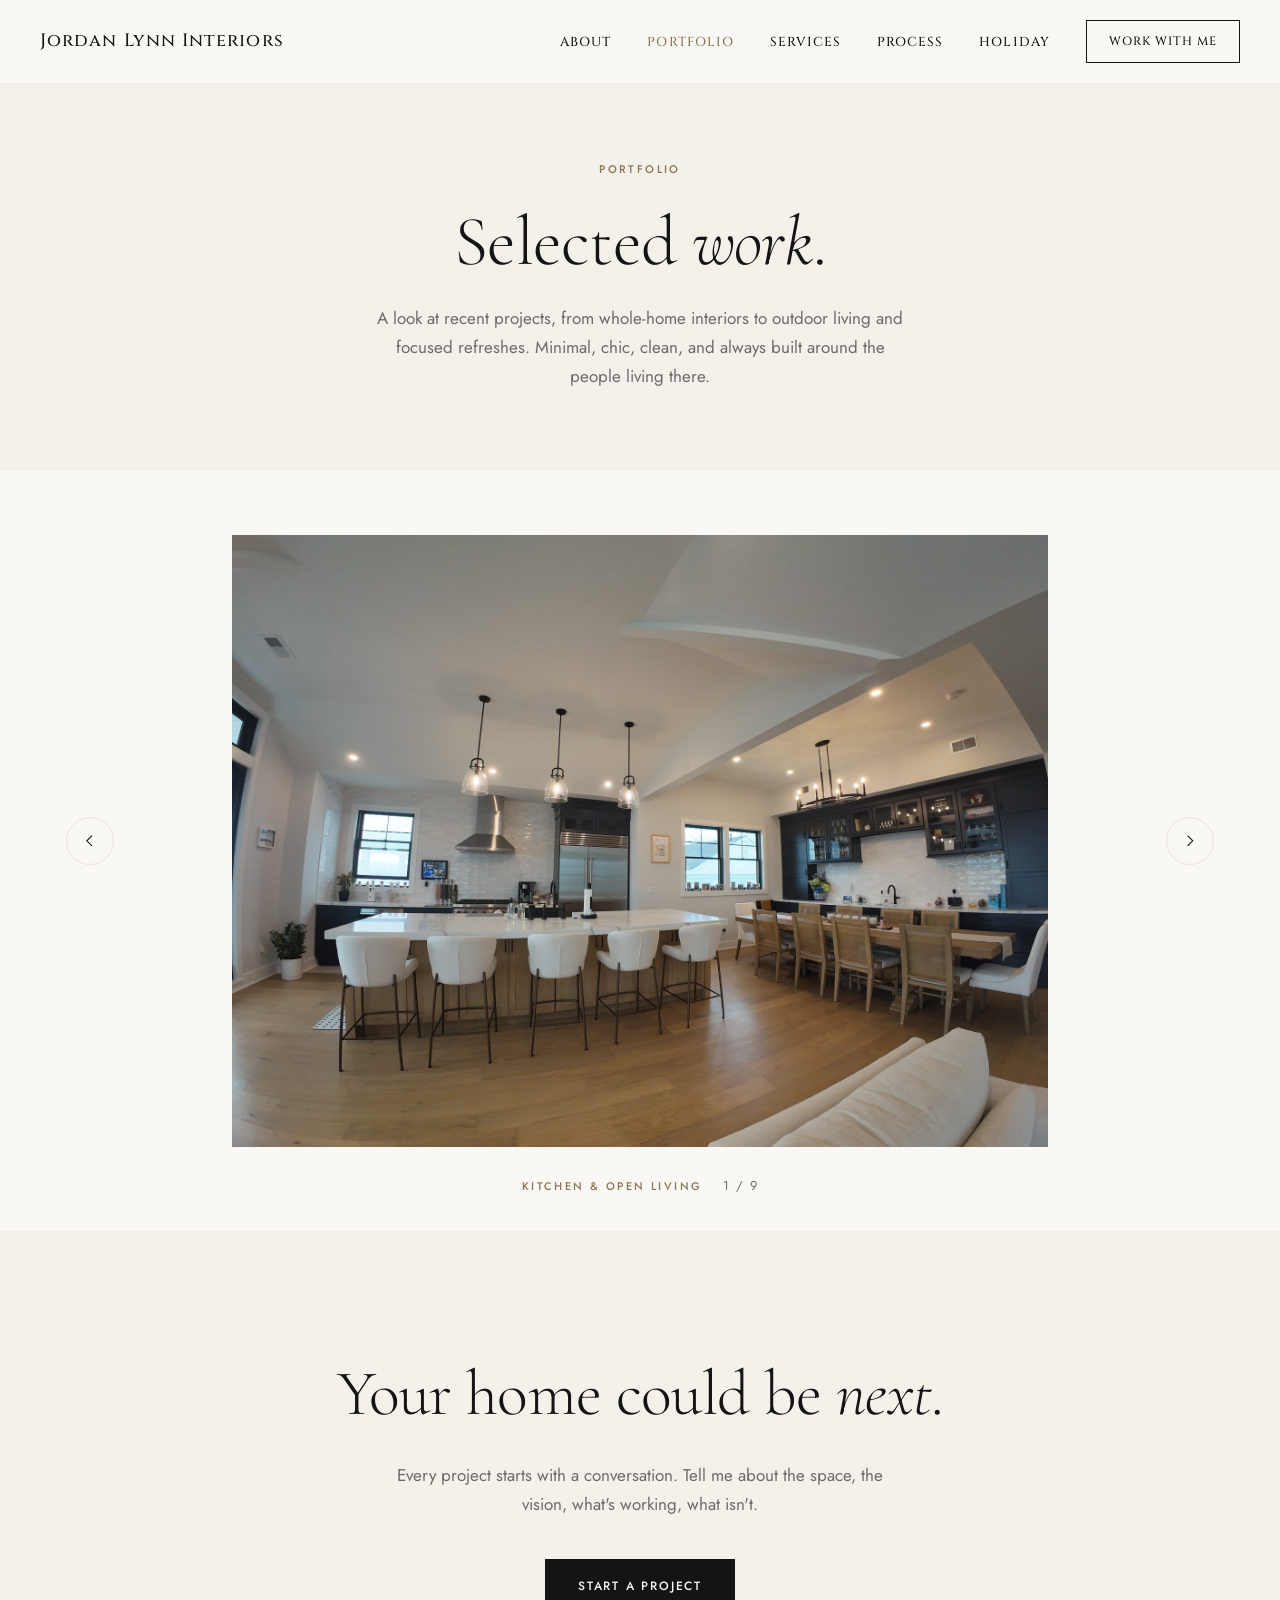
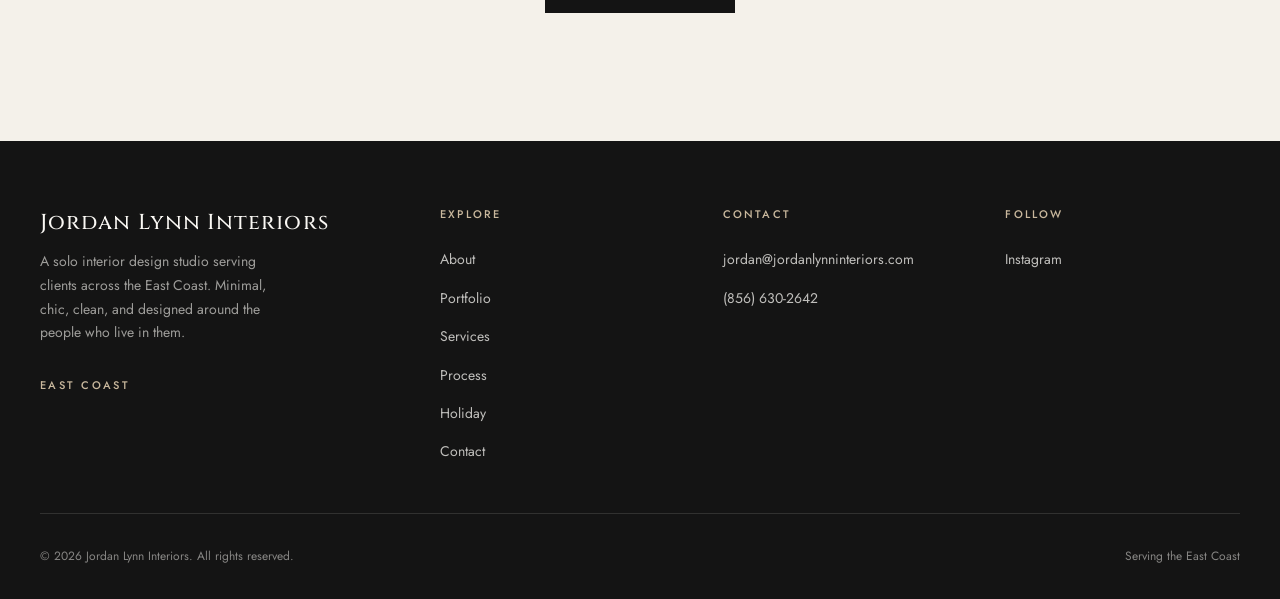
<file: portfolio.html>
<!DOCTYPE html>
<html lang="en">
<head>
  <meta charset="UTF-8">
  <meta name="viewport" content="width=device-width, initial-scale=1.0">
  <title>Portfolio | Jordan Lynn Interiors</title>
  <meta name="description" content="Selected interior design work by Jordan Lynn Interiors. Living spaces, kitchens, dining rooms, outdoor living, and wet bars, serving the East Coast.">
  <link rel="preconnect" href="https://fonts.googleapis.com">
  <link rel="preconnect" href="https://fonts.gstatic.com" crossorigin>
  <link href="https://fonts.googleapis.com/css2?family=Cinzel:wght@400;500;600&family=Cormorant+Garamond:ital,wght@0,300;0,400;0,500;1,400&family=Jost:wght@300;400;500;600&display=swap" rel="stylesheet">
  <link rel="stylesheet" href="css/styles.css?v=20261103c">
</head>
<body>

<nav class="nav nav--solid">
  <a href="index.html" class="nav__brand">Jordan Lynn Interiors</a>
  <button class="nav__toggle" aria-label="Toggle menu" aria-expanded="false">
    <svg viewBox="0 0 24 24" fill="none" stroke="currentColor" stroke-width="1.5"><path d="M4 7h16M4 12h16M4 17h16"/></svg>
  </button>
  <div class="nav__links">
    <a href="about.html">About</a>
    <a href="portfolio.html" class="is-active">Portfolio</a>
    <a href="services.html">Services</a>
    <a href="process.html">Process</a>
    <a href="holiday.html">Holiday</a>
    <a href="contact.html" class="nav__cta">Work With Me</a>
  </div>
</nav>

<header class="page-header">
  <span class="label">Portfolio</span>
  <h1>Selected <em>work</em>.</h1>
  <p>A look at recent projects, from whole-home interiors to outdoor living and focused refreshes. Minimal, chic, clean, and always built around the people living there.</p>
</header>

<section class="carousel">
  <div class="wrap">
    <button class="carousel__btn carousel__btn--prev" aria-label="Previous photo">
      <svg viewBox="0 0 24 24" fill="none" stroke="currentColor" stroke-width="1.5"><path d="M15 5l-7 7 7 7"/></svg>
    </button>
    <div class="carousel__track" tabindex="0" aria-label="Portfolio photos">
      <div class="carousel__slide">
        <img src="portfolio/kitchen-open-plan.jpg" alt="Open plan kitchen and dining space with white oak floors, oversized quartz island, and dark bar cabinetry" loading="eager">
      </div>
      <div class="carousel__slide">
        <img src="portfolio/great-room-sectional.jpg" alt="Great room with oversized cream sectional, walnut coffee table, and black framed windows" loading="lazy">
      </div>
      <div class="carousel__slide">
        <img src="portfolio/entry-console.jpg" alt="Entry console in white oak with woven baskets, candles, and a round bone inlay mirror" loading="lazy">
      </div>
      <div class="carousel__slide">
        <img src="portfolio/dining-table-bar.jpg" alt="Long white oak dining table with cane back chairs and a dark built-in bar wall behind" loading="lazy">
      </div>
      <div class="carousel__slide">
        <img src="portfolio/coastal-dining.jpg" alt="Coastal dining room with woven leather chairs, blue patterned rug, and beach artwork" loading="lazy">
      </div>
      <div class="carousel__slide">
        <img src="portfolio/patio-loungers.jpg" alt="Teak chaise lounges with white cushions on a paver patio outside a shingled beach home" loading="lazy">
      </div>
      <div class="carousel__slide">
        <img src="portfolio/rooftop-deck.jpg" alt="Rooftop deck with sling lounge chairs, white railing, and ocean views over the dunes" loading="lazy">
      </div>
      <div class="carousel__slide">
        <img src="portfolio/hallway-vignette.jpg" alt="Hallway vignette with black console table, sculptural objects, and large black and white cliff diving photograph" loading="lazy">
      </div>
      <div class="carousel__slide">
        <img src="portfolio/wet-bar-refresh.jpg" alt="Wet bar with blue picket tile wall, white quartz counter, brass hardware, and beverage fridge" loading="lazy">
      </div>
    </div>
    <button class="carousel__btn carousel__btn--next" aria-label="Next photo">
      <svg viewBox="0 0 24 24" fill="none" stroke="currentColor" stroke-width="1.5"><path d="M9 5l7 7-7 7"/></svg>
    </button>
    <div class="carousel__caption">
      <span class="label" id="carouselLabel">Kitchen &amp; Open Living</span>
      <span class="carousel__counter" id="carouselCounter">1 / 9</span>
    </div>
  </div>
</section>

<section class="cta" style="background: var(--cream);">
  <div class="wrap">
    <h2>Your home could be <em>next</em>.</h2>
    <p>Every project starts with a conversation. Tell me about the space, the vision, what's working, what isn't.</p>
    <a href="contact.html" class="btn btn--ink">Start a Project</a>
  </div>
</section>

<footer>
  <div class="footer__grid">
    <div class="footer__brand">
      <h4>Jordan Lynn Interiors</h4>
      <p>A solo interior design studio serving clients across the East Coast. Minimal, chic, clean, and designed around the people who live in them.</p>
      <span class="label" style="color: var(--sand);">East Coast</span>
    </div>
    <div class="footer__col">
      <h5>Explore</h5>
      <ul>
        <li><a href="about.html">About</a></li>
        <li><a href="portfolio.html">Portfolio</a></li>
        <li><a href="services.html">Services</a></li>
        <li><a href="process.html">Process</a></li>
        <li><a href="holiday.html">Holiday</a></li>
        <li><a href="contact.html">Contact</a></li>
      </ul>
    </div>
    <div class="footer__col">
      <h5>Contact</h5>
      <ul>
        <li><a href="mailto:jordan@jordanlynninteriors.com">jordan@jordanlynninteriors.com</a></li>
        <li><a href="tel:8566302642">(856) 630-2642</a></li>
      </ul>
    </div>
    <div class="footer__col">
      <h5>Follow</h5>
      <ul>
        <li><a href="https://instagram.com/jordanlynninteriors" target="_blank" rel="noopener">Instagram</a></li>
      </ul>
    </div>
  </div>
  <div class="footer__bottom">
    <span>© 2026 Jordan Lynn Interiors. All rights reserved.</span>
    <span>Serving the East Coast</span>
  </div>
</footer>

<script>
  const toggle = document.querySelector('.nav__toggle');
  const links = document.querySelector('.nav__links');
  toggle?.addEventListener('click', () => {
    const open = links.classList.toggle('is-open');
    toggle.setAttribute('aria-expanded', open);
  });
  links?.querySelectorAll('a').forEach(a => {
    a.addEventListener('click', () => {
      links.classList.remove('is-open');
      toggle.setAttribute('aria-expanded', 'false');
    });
  });

  // Carousel
  const track = document.querySelector('.carousel__track');
  const slides = [...document.querySelectorAll('.carousel__slide')];
  const labels = ['Kitchen & Open Living', 'Great Room', 'Entry', 'Dining & Bar', 'Coastal Dining', 'Outdoor Living', 'Rooftop Deck', 'Hallway', 'Wet Bar Refresh'];
  const labelEl = document.getElementById('carouselLabel');
  const counterEl = document.getElementById('carouselCounter');
  let current = 0;

  function goTo(i) {
    const n = slides.length;
    const idx = (i + n) % n;
    track.scrollTo({ left: slides[idx].offsetLeft, behavior: 'smooth' });
  }
  document.querySelector('.carousel__btn--prev').addEventListener('click', () => goTo(current - 1));
  document.querySelector('.carousel__btn--next').addEventListener('click', () => goTo(current + 1));

  track.addEventListener('scroll', () => {
    const idx = Math.round(track.scrollLeft / track.clientWidth);
    if (idx !== current && idx >= 0 && idx < slides.length) {
      current = idx;
      labelEl.innerHTML = labels[current];
      counterEl.textContent = (current + 1) + ' / ' + slides.length;
    }
  }, { passive: true });

  track.addEventListener('keydown', (e) => {
    if (e.key === 'ArrowLeft') { e.preventDefault(); goTo(current - 1); }
    if (e.key === 'ArrowRight') { e.preventDefault(); goTo(current + 1); }
  });

</script>

</body>
</html>
</file>
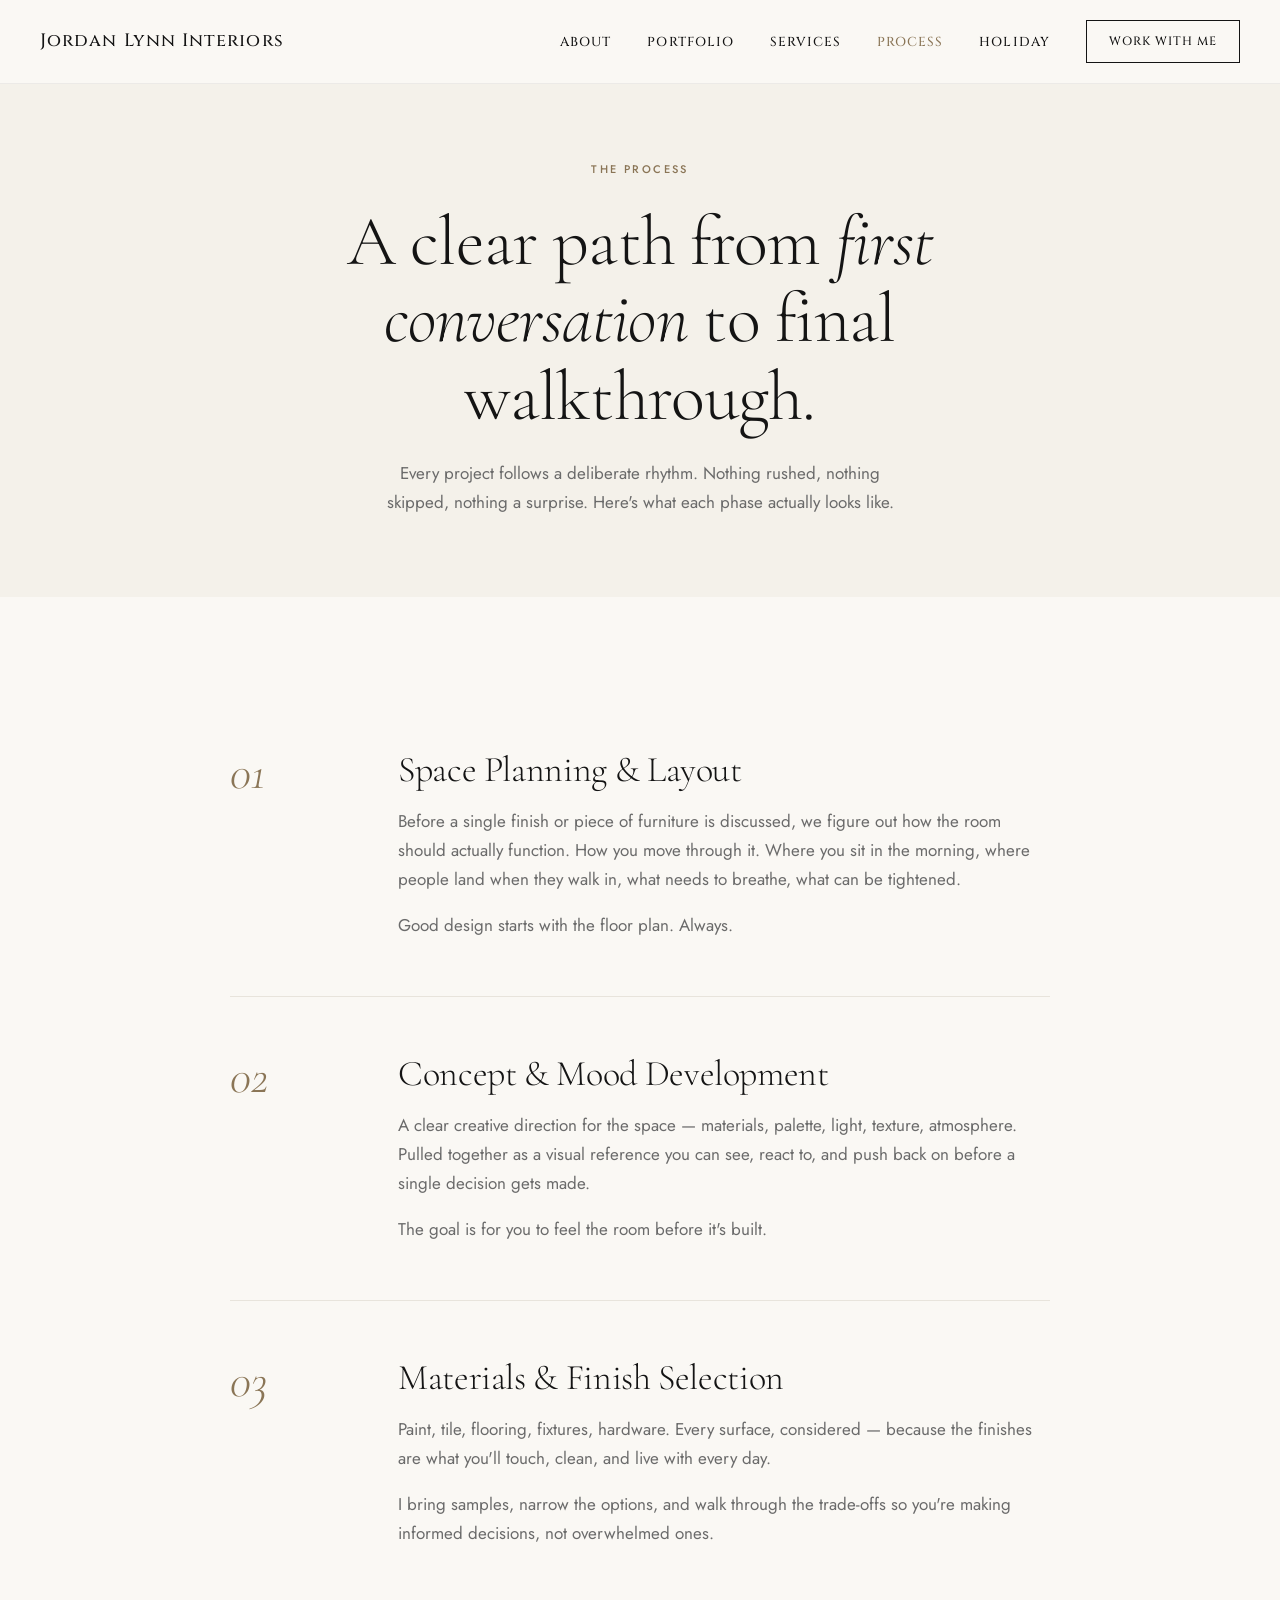
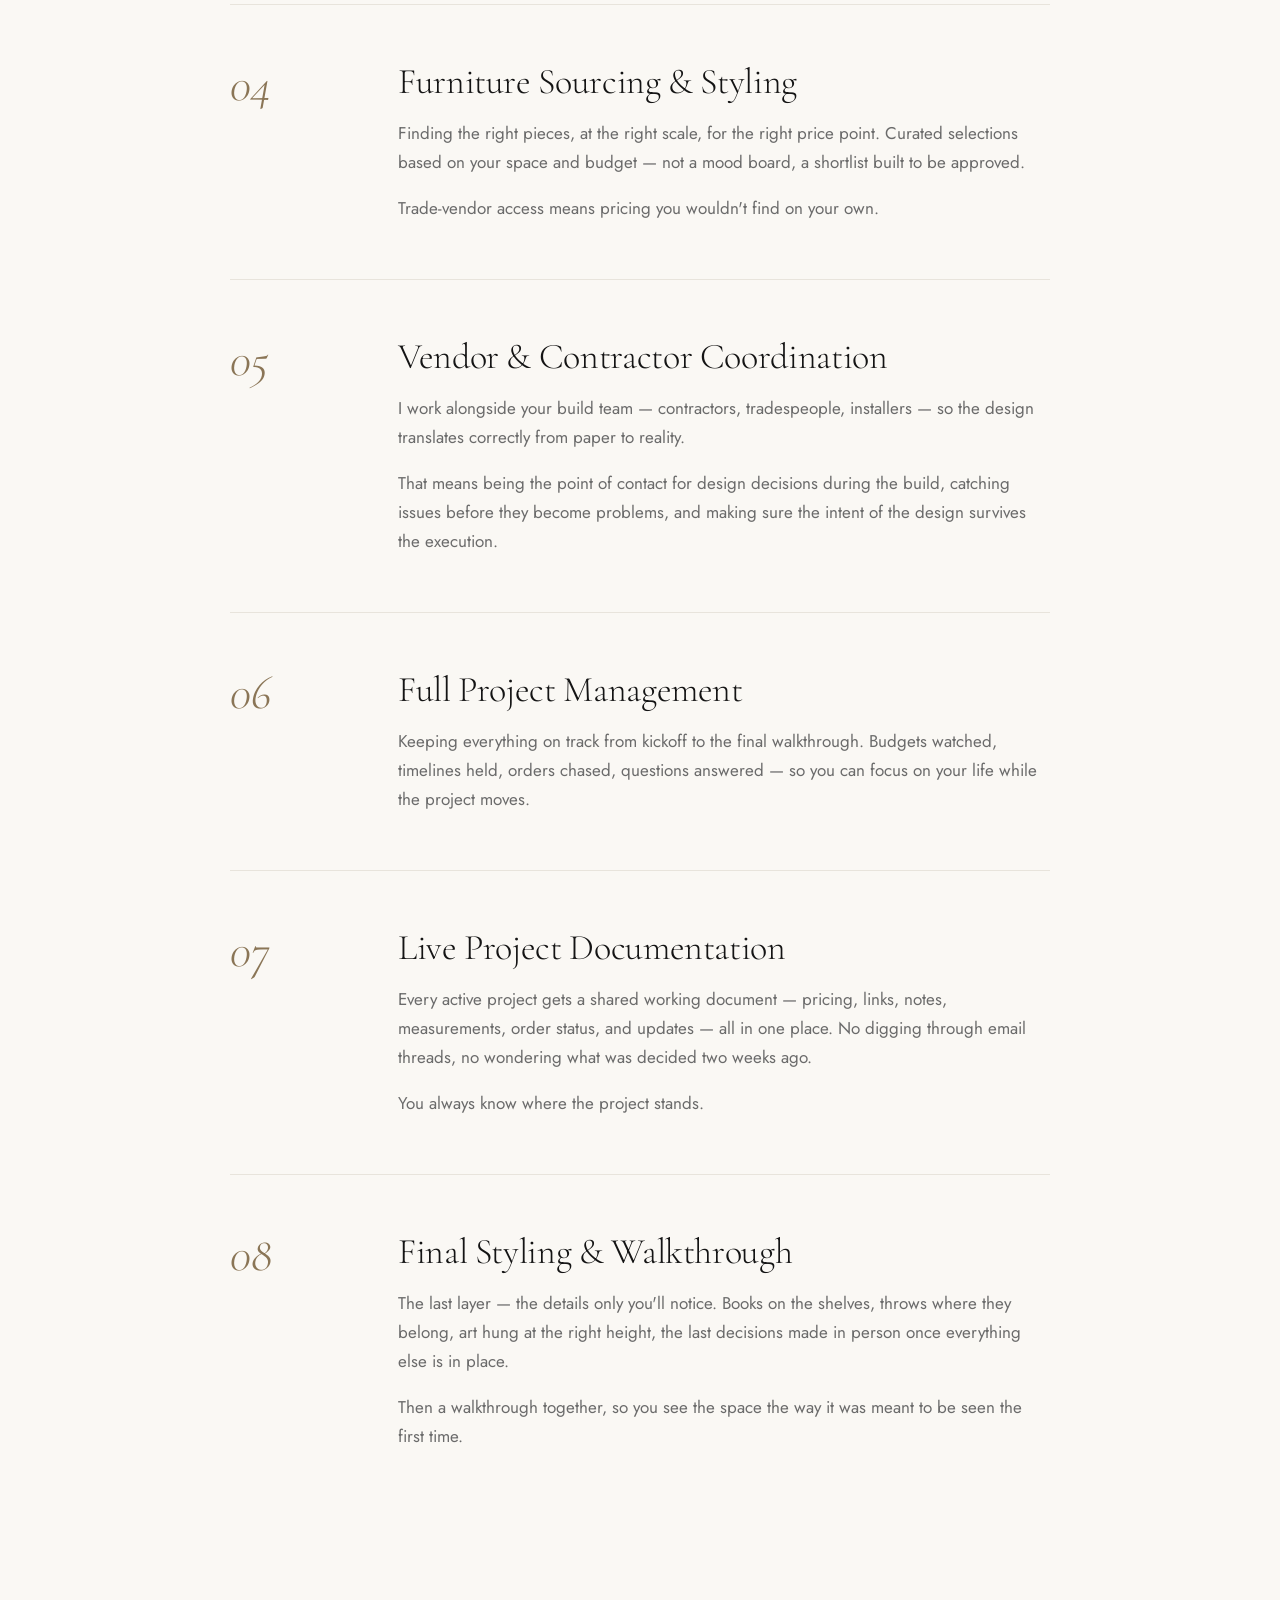
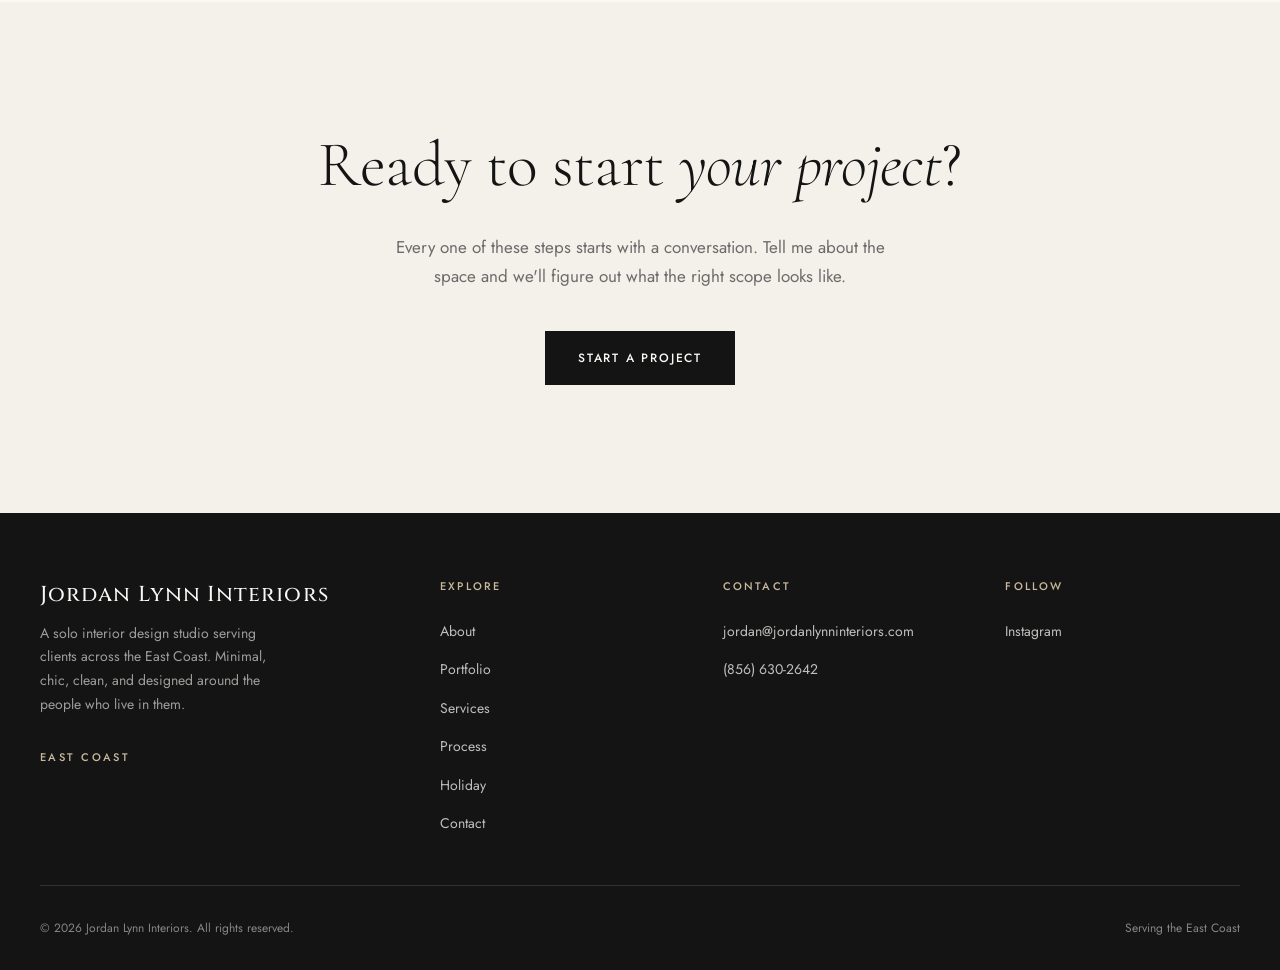
<file: process.html>
<!DOCTYPE html>
<html lang="en">
<head>
  <meta charset="UTF-8">
  <meta name="viewport" content="width=device-width, initial-scale=1.0">
  <title>Process — Jordan Lynn Interiors</title>
  <meta name="description" content="How a Jordan Lynn Interiors project runs — from first conversation to final walkthrough.">
  <link rel="preconnect" href="https://fonts.googleapis.com">
  <link rel="preconnect" href="https://fonts.gstatic.com" crossorigin>
  <link href="https://fonts.googleapis.com/css2?family=Cinzel:wght@400;500;600&family=Cormorant+Garamond:wght@300;400;500&family=Jost:wght@300;400;500;600&display=swap" rel="stylesheet">
  <link rel="stylesheet" href="css/styles.css?v=20261103c">
</head>
<body>

<nav class="nav nav--solid">
  <a href="index.html" class="nav__brand">Jordan Lynn Interiors</a>
  <button class="nav__toggle" aria-label="Toggle menu" aria-expanded="false">
    <svg viewBox="0 0 24 24" fill="none" stroke="currentColor" stroke-width="1.5"><path d="M4 7h16M4 12h16M4 17h16"/></svg>
  </button>
  <div class="nav__links">
    <a href="about.html">About</a>
    <a href="portfolio.html">Portfolio</a>
    <a href="services.html">Services</a>
    <a href="process.html" class="is-active">Process</a>
    <a href="holiday.html">Holiday</a>
    <a href="contact.html" class="nav__cta">Work With Me</a>
  </div>
</nav>

<header class="page-header">
  <span class="label">The Process</span>
  <h1>A clear path from <em>first conversation</em> to final walkthrough.</h1>
  <p>Every project follows a deliberate rhythm. Nothing rushed, nothing skipped, nothing a surprise. Here's what each phase actually looks like.</p>
</header>

<div class="process-deep">

  <div class="process-step">
    <div class="process-step__num">01</div>
    <div class="process-step__content">
      <h3>Space Planning &amp; Layout</h3>
      <p>Before a single finish or piece of furniture is discussed, we figure out how the room should actually function. How you move through it. Where you sit in the morning, where people land when they walk in, what needs to breathe, what can be tightened.</p>
      <p>Good design starts with the floor plan. Always.</p>
    </div>
  </div>

  <div class="process-step">
    <div class="process-step__num">02</div>
    <div class="process-step__content">
      <h3>Concept &amp; Mood Development</h3>
      <p>A clear creative direction for the space — materials, palette, light, texture, atmosphere. Pulled together as a visual reference you can see, react to, and push back on before a single decision gets made.</p>
      <p>The goal is for you to feel the room before it's built.</p>
    </div>
  </div>

  <div class="process-step">
    <div class="process-step__num">03</div>
    <div class="process-step__content">
      <h3>Materials &amp; Finish Selection</h3>
      <p>Paint, tile, flooring, fixtures, hardware. Every surface, considered — because the finishes are what you'll touch, clean, and live with every day.</p>
      <p>I bring samples, narrow the options, and walk through the trade-offs so you're making informed decisions, not overwhelmed ones.</p>
    </div>
  </div>

  <div class="process-step">
    <div class="process-step__num">04</div>
    <div class="process-step__content">
      <h3>Furniture Sourcing &amp; Styling</h3>
      <p>Finding the right pieces, at the right scale, for the right price point. Curated selections based on your space and budget — not a mood board, a shortlist built to be approved.</p>
      <p>Trade-vendor access means pricing you wouldn't find on your own.</p>
    </div>
  </div>

  <div class="process-step">
    <div class="process-step__num">05</div>
    <div class="process-step__content">
      <h3>Vendor &amp; Contractor Coordination</h3>
      <p>I work alongside your build team — contractors, tradespeople, installers — so the design translates correctly from paper to reality.</p>
      <p>That means being the point of contact for design decisions during the build, catching issues before they become problems, and making sure the intent of the design survives the execution.</p>
    </div>
  </div>

  <div class="process-step">
    <div class="process-step__num">06</div>
    <div class="process-step__content">
      <h3>Full Project Management</h3>
      <p>Keeping everything on track from kickoff to the final walkthrough. Budgets watched, timelines held, orders chased, questions answered — so you can focus on your life while the project moves.</p>
    </div>
  </div>

  <div class="process-step">
    <div class="process-step__num">07</div>
    <div class="process-step__content">
      <h3>Live Project Documentation</h3>
      <p>Every active project gets a shared working document — pricing, links, notes, measurements, order status, and updates — all in one place. No digging through email threads, no wondering what was decided two weeks ago.</p>
      <p>You always know where the project stands.</p>
    </div>
  </div>

  <div class="process-step">
    <div class="process-step__num">08</div>
    <div class="process-step__content">
      <h3>Final Styling &amp; Walkthrough</h3>
      <p>The last layer — the details only you'll notice. Books on the shelves, throws where they belong, art hung at the right height, the last decisions made in person once everything else is in place.</p>
      <p>Then a walkthrough together, so you see the space the way it was meant to be seen the first time.</p>
    </div>
  </div>

</div>

<!-- CTA -->
<section class="cta" style="background: var(--cream);">
  <div class="wrap">
    <h2>Ready to start <em>your project</em>?</h2>
    <p>Every one of these steps starts with a conversation. Tell me about the space and we'll figure out what the right scope looks like.</p>
    <a href="contact.html" class="btn btn--ink">Start a Project</a>
  </div>
</section>

<footer>
  <div class="footer__grid">
    <div class="footer__brand">
      <h4>Jordan Lynn Interiors</h4>
      <p>A solo interior design studio serving clients across the East Coast. Minimal, chic, clean, and designed around the people who live in them.</p>
      <span class="label" style="color: var(--sand);">East Coast</span>
    </div>
    <div class="footer__col">
      <h5>Explore</h5>
      <ul>
        <li><a href="about.html">About</a></li>
        <li><a href="portfolio.html">Portfolio</a></li>
        <li><a href="services.html">Services</a></li>
        <li><a href="process.html">Process</a></li>
        <li><a href="holiday.html">Holiday</a></li>
        <li><a href="contact.html">Contact</a></li>
      </ul>
    </div>
    <div class="footer__col">
      <h5>Contact</h5>
      <ul>
        <li><a href="mailto:jordan@jordanlynninteriors.com">jordan@jordanlynninteriors.com</a></li>
        <li><a href="tel:8566302642">(856) 630-2642</a></li>
      </ul>
    </div>
    <div class="footer__col">
      <h5>Follow</h5>
      <ul>
        <li><a href="https://instagram.com/jordanlynninteriors" target="_blank" rel="noopener">Instagram</a></li>
      </ul>
    </div>
  </div>
  <div class="footer__bottom">
    <span>© 2026 Jordan Lynn Interiors. All rights reserved.</span>
    <span>Serving the East Coast</span>
  </div>
</footer>

<script>
  const toggle = document.querySelector('.nav__toggle');
  const links = document.querySelector('.nav__links');
  toggle?.addEventListener('click', () => {
    const open = links.classList.toggle('is-open');
    toggle.setAttribute('aria-expanded', open);
  });
  links?.querySelectorAll('a').forEach(a => {
    a.addEventListener('click', () => {
      links.classList.remove('is-open');
      toggle.setAttribute('aria-expanded', 'false');
    });
  });
</script>

</body>
</html>
</file>
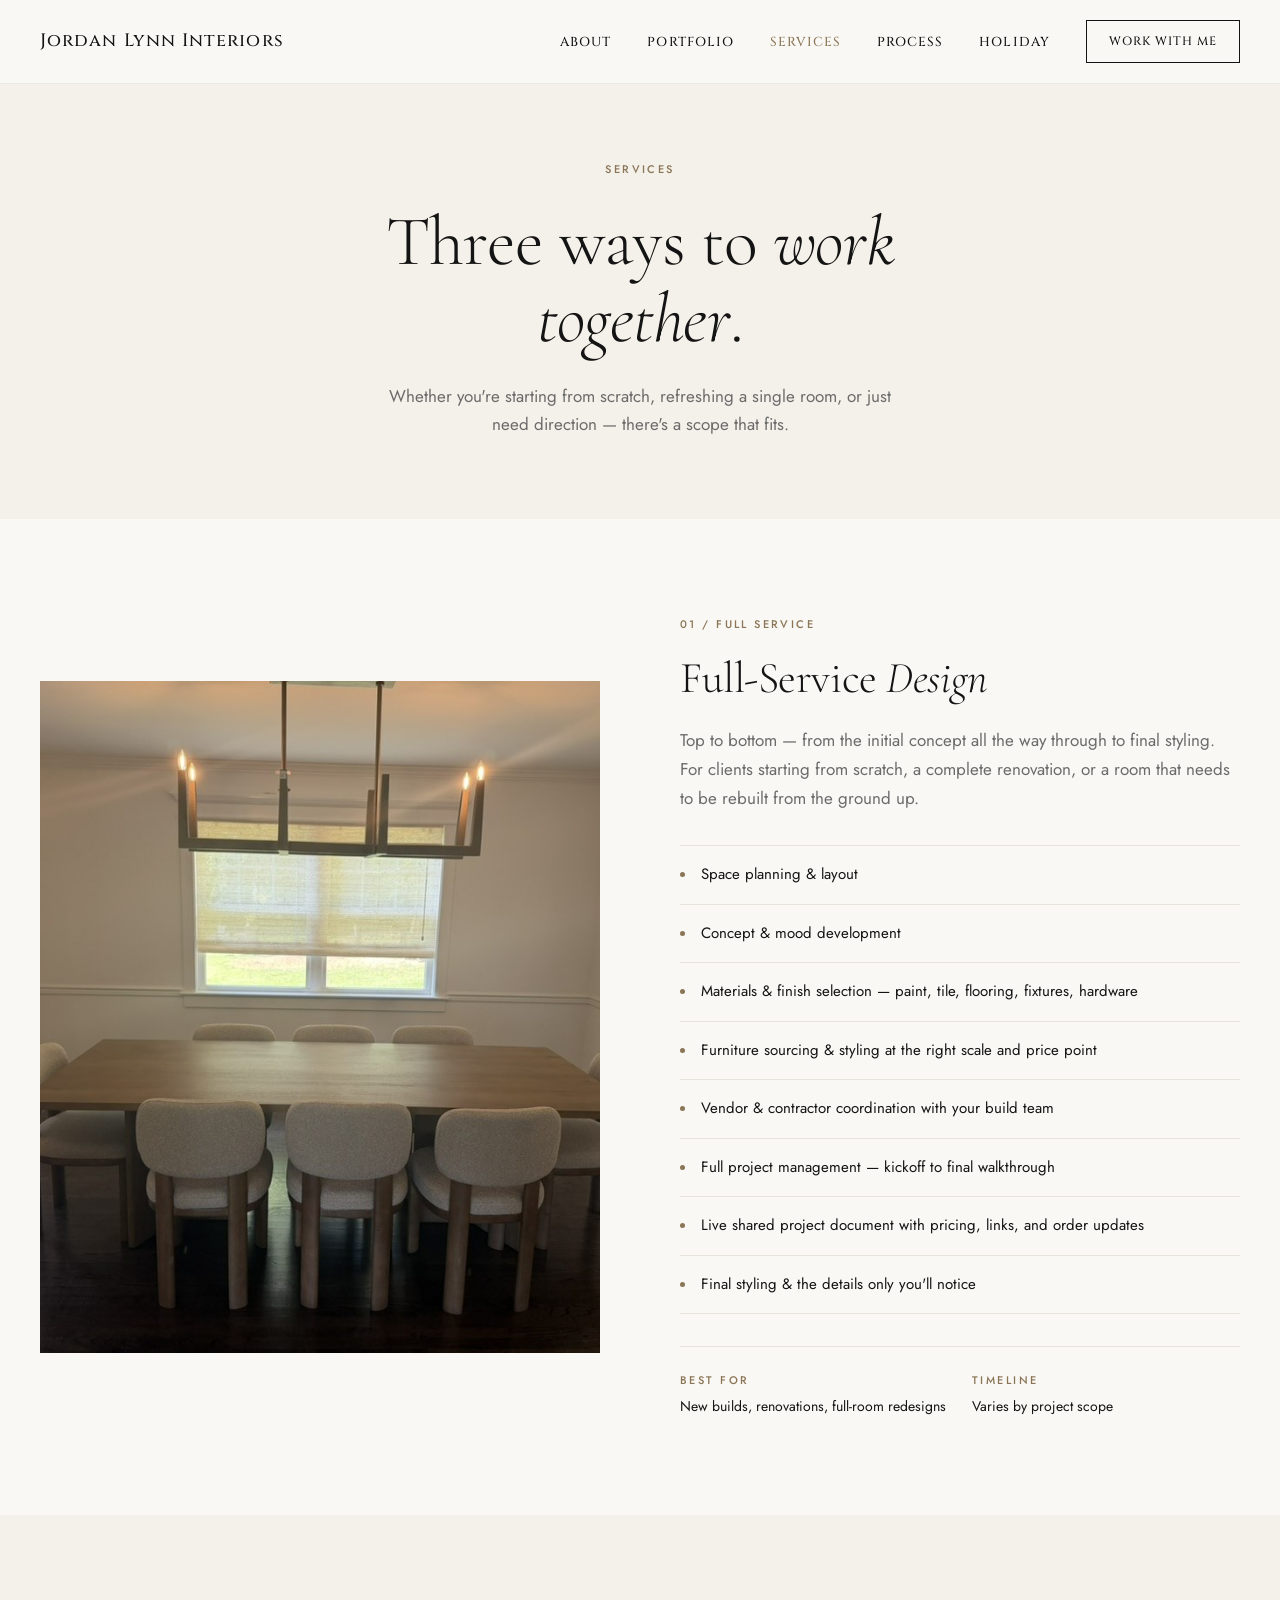
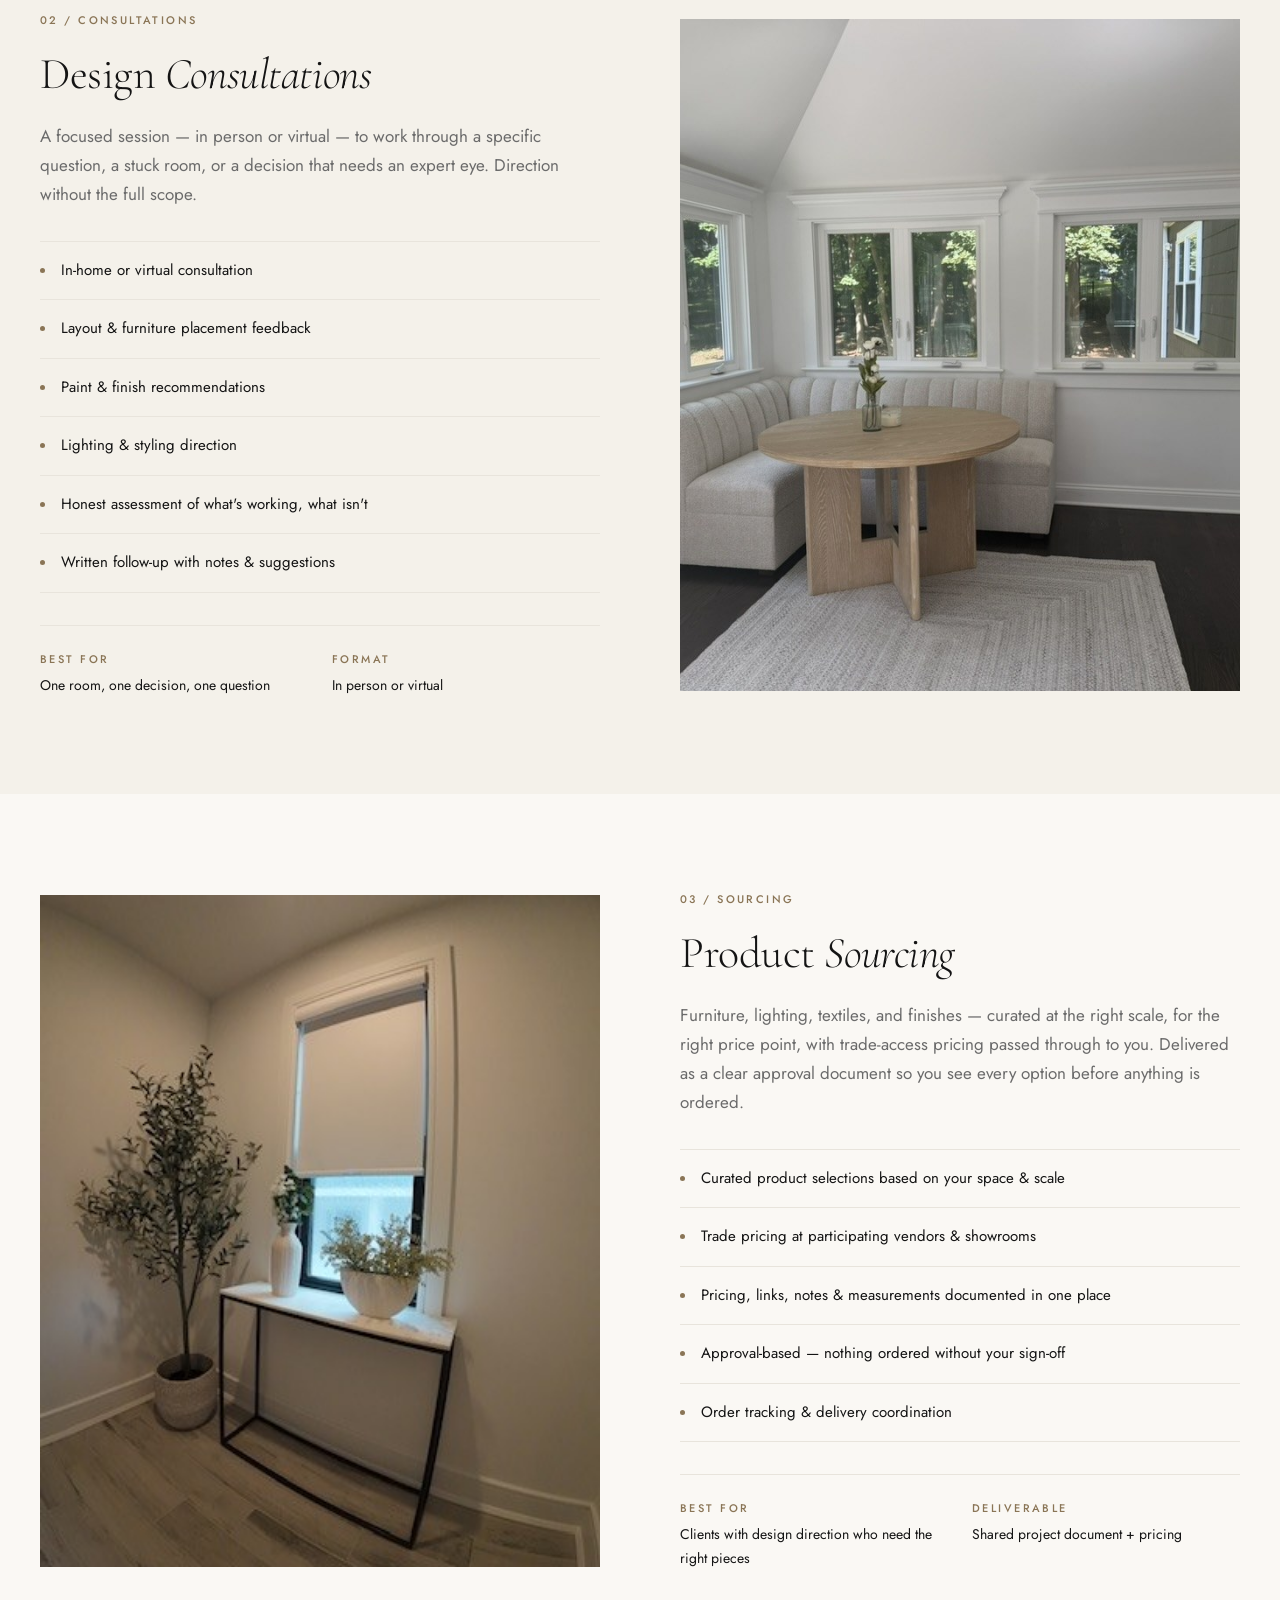
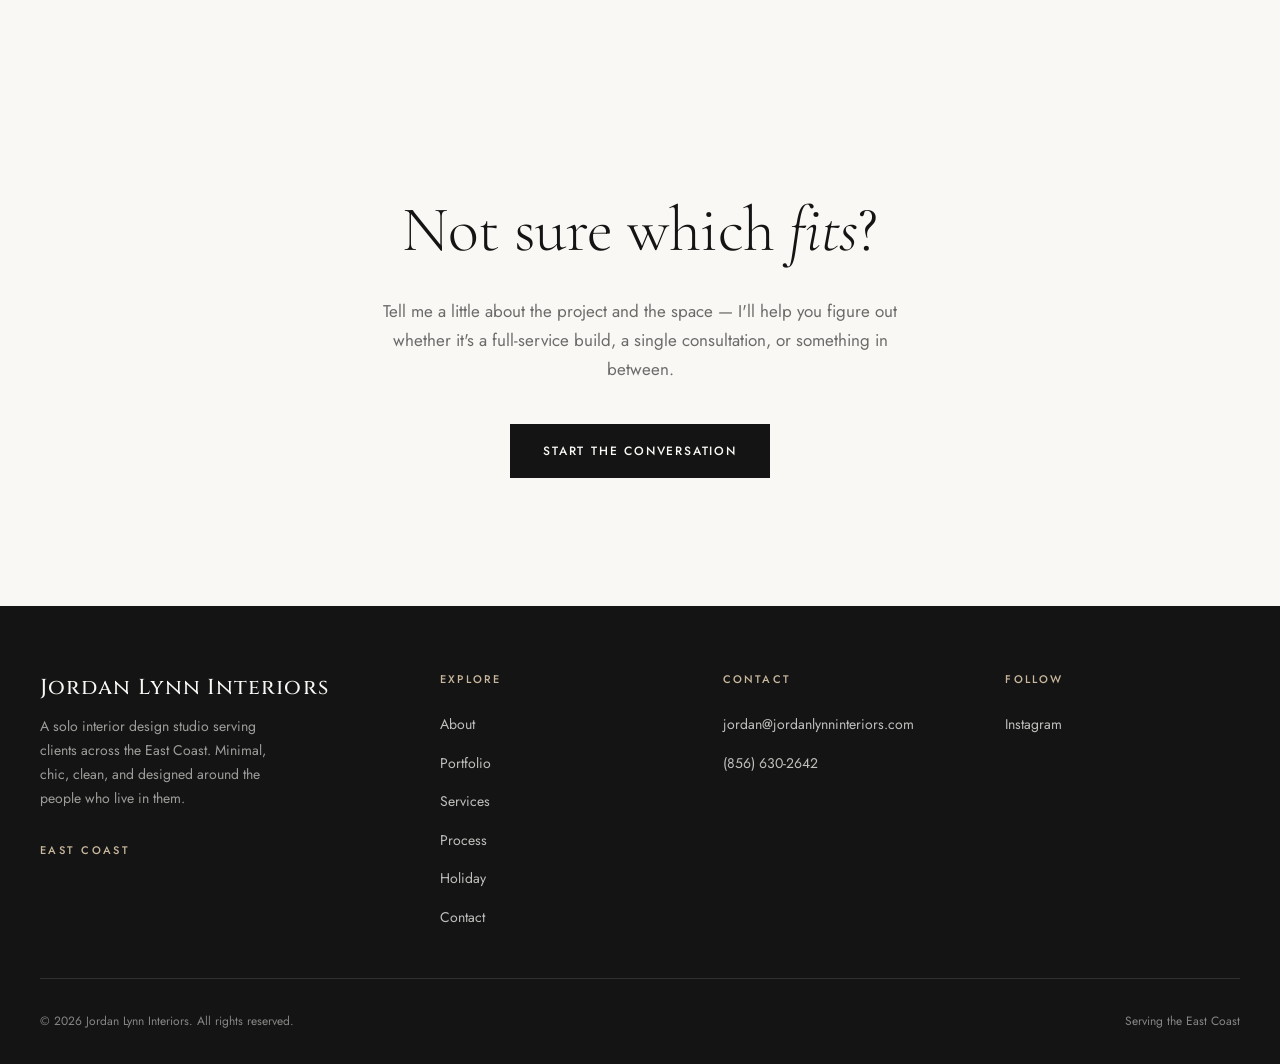
<file: services.html>
<!DOCTYPE html>
<html lang="en">
<head>
  <meta charset="UTF-8">
  <meta name="viewport" content="width=device-width, initial-scale=1.0">
  <title>Services — Jordan Lynn Interiors</title>
  <meta name="description" content="Full-service interior design, consultations, and product sourcing. Serving the East Coast.">
  <link rel="preconnect" href="https://fonts.googleapis.com">
  <link rel="preconnect" href="https://fonts.gstatic.com" crossorigin>
  <link href="https://fonts.googleapis.com/css2?family=Cinzel:wght@400;500;600&family=Cormorant+Garamond:wght@300;400;500&family=Jost:wght@300;400;500;600&display=swap" rel="stylesheet">
  <link rel="stylesheet" href="css/styles.css?v=20261103c">
</head>
<body>

<nav class="nav nav--solid">
  <a href="index.html" class="nav__brand">Jordan Lynn Interiors</a>
  <button class="nav__toggle" aria-label="Toggle menu" aria-expanded="false">
    <svg viewBox="0 0 24 24" fill="none" stroke="currentColor" stroke-width="1.5"><path d="M4 7h16M4 12h16M4 17h16"/></svg>
  </button>
  <div class="nav__links">
    <a href="about.html">About</a>
    <a href="portfolio.html">Portfolio</a>
    <a href="services.html" class="is-active">Services</a>
    <a href="process.html">Process</a>
    <a href="holiday.html">Holiday</a>
    <a href="contact.html" class="nav__cta">Work With Me</a>
  </div>
</nav>

<header class="page-header">
  <span class="label">Services</span>
  <h1>Three ways to <em>work together</em>.</h1>
  <p>Whether you're starting from scratch, refreshing a single room, or just need direction — there's a scope that fits.</p>
</header>

<!-- SERVICE 01 — FULL SERVICE -->
<div id="full-service" class="svc-deep">
  <div class="svc-deep__image" style="background-image: url('images/services/full-service-dining.jpg');"></div>
  <div class="svc-deep__content">
    <span class="label">01 / Full Service</span>
    <h2>Full-Service <em>Design</em></h2>
    <p>Top to bottom — from the initial concept all the way through to final styling. For clients starting from scratch, a complete renovation, or a room that needs to be rebuilt from the ground up.</p>
    <ul class="svc-deep__list">
      <li>Space planning &amp; layout</li>
      <li>Concept &amp; mood development</li>
      <li>Materials &amp; finish selection — paint, tile, flooring, fixtures, hardware</li>
      <li>Furniture sourcing &amp; styling at the right scale and price point</li>
      <li>Vendor &amp; contractor coordination with your build team</li>
      <li>Full project management — kickoff to final walkthrough</li>
      <li>Live shared project document with pricing, links, and order updates</li>
      <li>Final styling &amp; the details only you'll notice</li>
    </ul>
    <div class="svc-deep__meta">
      <div class="svc-deep__meta-item">
        <span class="label">Best For</span>
        <p>New builds, renovations, full-room redesigns</p>
      </div>
      <div class="svc-deep__meta-item">
        <span class="label">Timeline</span>
        <p>Varies by project scope</p>
      </div>
    </div>
  </div>
</div>

<!-- SERVICE 02 — CONSULTATIONS -->
<div id="consultations" style="background: var(--cream);">
  <div class="svc-deep svc-deep--flip">
    <div class="svc-deep__image" style="background-image: url('images/services/consultation-nook.jpg');"></div>
    <div class="svc-deep__content">
      <span class="label">02 / Consultations</span>
      <h2>Design <em>Consultations</em></h2>
      <p>A focused session — in person or virtual — to work through a specific question, a stuck room, or a decision that needs an expert eye. Direction without the full scope.</p>
      <ul class="svc-deep__list">
        <li>In-home or virtual consultation</li>
        <li>Layout &amp; furniture placement feedback</li>
        <li>Paint &amp; finish recommendations</li>
        <li>Lighting &amp; styling direction</li>
        <li>Honest assessment of what's working, what isn't</li>
        <li>Written follow-up with notes &amp; suggestions</li>
      </ul>
      <div class="svc-deep__meta">
        <div class="svc-deep__meta-item">
          <span class="label">Best For</span>
          <p>One room, one decision, one question</p>
        </div>
        <div class="svc-deep__meta-item">
          <span class="label">Format</span>
          <p>In person or virtual</p>
        </div>
      </div>
    </div>
  </div>
</div>

<!-- SERVICE 03 — SOURCING -->
<div id="sourcing" class="svc-deep">
  <div class="svc-deep__image" style="background-image: url('images/services/sourcing-console.jpg');"></div>
  <div class="svc-deep__content">
    <span class="label">03 / Sourcing</span>
    <h2>Product <em>Sourcing</em></h2>
    <p>Furniture, lighting, textiles, and finishes — curated at the right scale, for the right price point, with trade-access pricing passed through to you. Delivered as a clear approval document so you see every option before anything is ordered.</p>
    <ul class="svc-deep__list">
      <li>Curated product selections based on your space &amp; scale</li>
      <li>Trade pricing at participating vendors &amp; showrooms</li>
      <li>Pricing, links, notes &amp; measurements documented in one place</li>
      <li>Approval-based — nothing ordered without your sign-off</li>
      <li>Order tracking &amp; delivery coordination</li>
    </ul>
    <div class="svc-deep__meta">
      <div class="svc-deep__meta-item">
        <span class="label">Best For</span>
        <p>Clients with design direction who need the right pieces</p>
      </div>
      <div class="svc-deep__meta-item">
        <span class="label">Deliverable</span>
        <p>Shared project document + pricing</p>
      </div>
    </div>
  </div>
</div>

<!-- CTA -->
<section class="cta">
  <div class="wrap">
    <h2>Not sure which <em>fits</em>?</h2>
    <p>Tell me a little about the project and the space — I'll help you figure out whether it's a full-service build, a single consultation, or something in between.</p>
    <a href="contact.html" class="btn btn--ink">Start the Conversation</a>
  </div>
</section>

<footer>
  <div class="footer__grid">
    <div class="footer__brand">
      <h4>Jordan Lynn Interiors</h4>
      <p>A solo interior design studio serving clients across the East Coast. Minimal, chic, clean, and designed around the people who live in them.</p>
      <span class="label" style="color: var(--sand);">East Coast</span>
    </div>
    <div class="footer__col">
      <h5>Explore</h5>
      <ul>
        <li><a href="about.html">About</a></li>
        <li><a href="portfolio.html">Portfolio</a></li>
        <li><a href="services.html">Services</a></li>
        <li><a href="process.html">Process</a></li>
        <li><a href="holiday.html">Holiday</a></li>
        <li><a href="contact.html">Contact</a></li>
      </ul>
    </div>
    <div class="footer__col">
      <h5>Contact</h5>
      <ul>
        <li><a href="mailto:jordan@jordanlynninteriors.com">jordan@jordanlynninteriors.com</a></li>
        <li><a href="tel:8566302642">(856) 630-2642</a></li>
      </ul>
    </div>
    <div class="footer__col">
      <h5>Follow</h5>
      <ul>
        <li><a href="https://instagram.com/jordanlynninteriors" target="_blank" rel="noopener">Instagram</a></li>
      </ul>
    </div>
  </div>
  <div class="footer__bottom">
    <span>© 2026 Jordan Lynn Interiors. All rights reserved.</span>
    <span>Serving the East Coast</span>
  </div>
</footer>

<script>
  const toggle = document.querySelector('.nav__toggle');
  const links = document.querySelector('.nav__links');
  toggle?.addEventListener('click', () => {
    const open = links.classList.toggle('is-open');
    toggle.setAttribute('aria-expanded', open);
  });
  links?.querySelectorAll('a').forEach(a => {
    a.addEventListener('click', () => {
      links.classList.remove('is-open');
      toggle.setAttribute('aria-expanded', 'false');
    });
  });
</script>

</body>
</html>
</file>
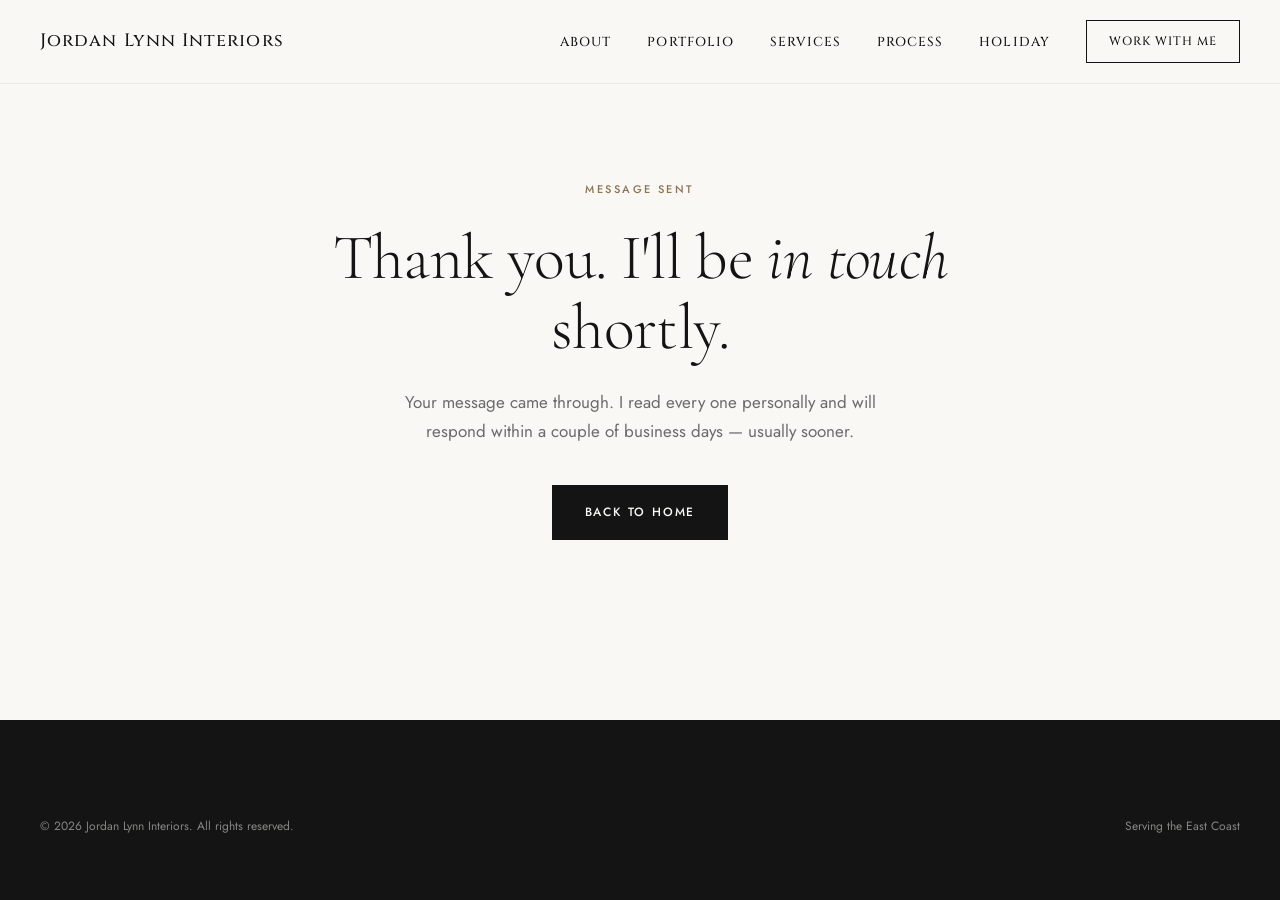
<file: thanks.html>
<!DOCTYPE html>
<html lang="en">
<head>
  <meta charset="UTF-8">
  <meta name="viewport" content="width=device-width, initial-scale=1.0">
  <title>Thank You — Jordan Lynn Interiors</title>
  <meta name="robots" content="noindex">
  <link rel="preconnect" href="https://fonts.googleapis.com">
  <link rel="preconnect" href="https://fonts.gstatic.com" crossorigin>
  <link href="https://fonts.googleapis.com/css2?family=Cinzel:wght@400;500;600&family=Cormorant+Garamond:wght@300;400;500&family=Jost:wght@300;400;500;600&display=swap" rel="stylesheet">
  <link rel="stylesheet" href="css/styles.css?v=20261103c">
</head>
<body>

<nav class="nav nav--solid">
  <a href="index.html" class="nav__brand">Jordan Lynn Interiors</a>
  <div class="nav__links">
    <a href="about.html">About</a>
    <a href="portfolio.html">Portfolio</a>
    <a href="services.html">Services</a>
    <a href="process.html">Process</a>
    <a href="holiday.html">Holiday</a>
    <a href="contact.html" class="nav__cta">Work With Me</a>
  </div>
</nav>

<section class="message-page">
  <div class="wrap">
    <span class="label">Message Sent</span>
    <h1>Thank you. I'll be <em>in touch</em> shortly.</h1>
    <p>Your message came through. I read every one personally and will respond within a couple of business days — usually sooner.</p>
    <a href="index.html" class="btn btn--ink">Back to Home</a>
  </div>
</section>

<footer>
  <div class="footer__bottom" style="padding: 2rem 0;">
    <span>© 2026 Jordan Lynn Interiors. All rights reserved.</span>
    <span>Serving the East Coast</span>
  </div>
</footer>

</body>
</html>
</file>
<file: css/styles.css>
/* ============================================================
   JORDAN LYNN INTERIORS — MASTER STYLESHEET
   One file. All brand decisions. Change once, cascade everywhere.
   ============================================================ */

/* ---------- BRAND TOKENS ---------- */
:root {
  --ink: #141414;
  --off-white: #faf8f4;
  --sand: #c9b89d;
  --tan: #8a7556;
  --stone: #6b6b6b;
  --hair: #e8e4dc;
  --cream: #f4f1ea;

  --font-display: 'Cormorant Garamond', Georgia, serif;
  --font-body: 'Jost', -apple-system, BlinkMacSystemFont, sans-serif;

  --max: 1280px;
  --gutter: clamp(1.25rem, 4vw, 2.5rem);
}

/* ---------- RESET + BASE ---------- */
*, *::before, *::after { box-sizing: border-box; }
html { scroll-behavior: smooth; }
body {
  margin: 0;
  font-family: var(--font-body);
  font-weight: 400;
  font-size: 17px;
  line-height: 1.7;
  color: var(--ink);
  background: var(--off-white);
  -webkit-font-smoothing: antialiased;
}
img { max-width: 100%; display: block; }
a { color: inherit; text-decoration: none; }

h1, h2, h3, h4 {
  font-family: var(--font-display);
  font-weight: 400;
  letter-spacing: -0.01em;
  margin: 0;
}
.label {
  font-family: var(--font-body);
  font-size: 11px;
  font-weight: 500;
  letter-spacing: 0.22em;
  text-transform: uppercase;
  color: var(--tan);
}
em { font-style: italic; }

/* ---------- NAV ---------- */
.nav {
  position: fixed;
  top: 0; left: 0; right: 0;
  z-index: 100;
  padding: 1.25rem var(--gutter);
  display: flex;
  align-items: center;
  justify-content: space-between;
  background: rgba(250, 248, 244, 0.85);
  backdrop-filter: blur(12px);
  -webkit-backdrop-filter: blur(12px);
  border-bottom: 1px solid rgba(20, 20, 20, 0.06);
}
.nav--solid {
  background: var(--off-white);
}
.nav__brand {
  font-family: 'Cinzel', Georgia, serif;
  font-size: 18px;
  font-weight: 500;
  letter-spacing: 0.06em;
}
.nav__links {
  display: flex;
  gap: 2.25rem;
  align-items: center;
}
.nav__links a {
  font-family: 'Cinzel', Georgia, serif;
  font-size: 13px;
  font-weight: 500;
  letter-spacing: 0.08em;
  text-transform: uppercase;
  color: var(--ink);
  transition: color 0.2s;
}
.nav__links a:hover,
.nav__links a.is-active { color: var(--tan); }
.nav__cta {
  padding: 0.65rem 1.4rem;
  border: 1px solid var(--ink);
  font-size: 12px !important;
  transition: all 0.2s;
}
.nav__cta:hover {
  background: var(--ink);
  color: var(--off-white) !important;
}
.nav__toggle {
  display: none;
  background: none;
  border: 0;
  cursor: pointer;
  padding: 0.5rem;
  color: var(--ink);
}
.nav__toggle svg { width: 24px; height: 24px; }

@media (max-width: 780px) {
  .nav__links {
    position: absolute;
    top: 100%;
    left: 0;
    right: 0;
    flex-direction: column;
    align-items: stretch;
    gap: 0;
    background: var(--off-white);
    border-bottom: 1px solid var(--hair);
    box-shadow: 0 16px 32px rgba(20, 20, 20, 0.08);
    padding: 0.5rem 0 1.25rem;
    opacity: 0;
    visibility: hidden;
    transform: translateY(-8px);
    transition: opacity 0.25s ease, transform 0.25s ease, visibility 0.25s;
  }
  .nav__links.is-open {
    opacity: 1;
    visibility: visible;
    transform: translateY(0);
  }
  .nav__links a {
    font-size: 15px;
    padding: 1rem var(--gutter);
    border-bottom: 1px solid var(--hair);
  }
  .nav__links a:last-child { border-bottom: 0; }
  .nav__links .nav__cta {
    margin: 1rem var(--gutter) 0;
    padding: 0.85rem 1.4rem;
    text-align: center;
    border: 1px solid var(--ink);
    border-bottom: 1px solid var(--ink);
  }
  .nav__toggle { display: inline-flex; }
}

/* ---------- BUTTONS ---------- */
.btn {
  display: inline-block;
  padding: 1rem 2rem;
  font-size: 12px;
  font-weight: 500;
  letter-spacing: 0.15em;
  text-transform: uppercase;
  transition: all 0.25s;
  border: 1px solid currentColor;
  cursor: pointer;
  font-family: var(--font-body);
}
.btn--primary {
  background: var(--off-white);
  color: var(--ink);
  border-color: var(--off-white);
}
.btn--primary:hover {
  background: transparent;
  color: var(--off-white);
}
.btn--ghost { color: var(--off-white); }
.btn--ghost:hover {
  background: var(--off-white);
  color: var(--ink);
}
.btn--ink {
  background: var(--ink);
  color: var(--off-white);
  border-color: var(--ink);
}
.btn--ink:hover {
  background: transparent;
  color: var(--ink);
}

/* ---------- LAYOUT ---------- */
section { padding: 7rem var(--gutter); }
.wrap { max-width: var(--max); margin: 0 auto; }
.page { padding-top: 6rem; }

/* ---------- HERO (home) ---------- */
.hero {
  position: relative;
  min-height: 100vh;
  display: flex;
  align-items: flex-end;
  padding: 8rem var(--gutter) 4rem;
  overflow: hidden;
}
.hero__bg {
  position: absolute;
  inset: 0;
  background-image: url('../hero-living-room.jpg');
  background-size: cover;
  background-position: center 62%;
  z-index: 0;
}
.hero__bg::after {
  content: '';
  position: absolute;
  inset: 0;
  background: linear-gradient(180deg, rgba(20,20,20,0.15) 0%, rgba(20,20,20,0.55) 100%);
}
.hero__inner {
  position: relative;
  z-index: 1;
  max-width: var(--max);
  width: 100%;
  margin: 0 auto;
  color: var(--off-white);
}
.hero__eyebrow {
  color: rgba(250, 248, 244, 0.85);
  margin-bottom: 1.5rem;
}
.hero h1 {
  font-size: clamp(2.75rem, 7vw, 5.75rem);
  line-height: 1.05;
  font-weight: 300;
  max-width: 18ch;
  margin-bottom: 1.75rem;
}
.hero h1 em { font-weight: 400; }
.hero__sub {
  font-size: 17px;
  max-width: 44ch;
  color: rgba(250, 248, 244, 0.9);
  line-height: 1.7;
  margin-bottom: 2.5rem;
}
.hero__actions {
  display: flex;
  gap: 1rem;
  flex-wrap: wrap;
}

/* ---------- PAGE HEADER (non-home pages) ---------- */
.page-header {
  padding: 10rem var(--gutter) 5rem;
  text-align: center;
  background: var(--cream);
}
.page-header .label {
  display: block;
  margin-bottom: 1.5rem;
}
.page-header h1 {
  font-size: clamp(2.5rem, 5.5vw, 4.5rem);
  line-height: 1.1;
  font-weight: 300;
  max-width: 20ch;
  margin: 0 auto 1.5rem;
}
.page-header p {
  max-width: 54ch;
  margin: 0 auto;
  color: var(--stone);
}

/* ---------- PHILOSOPHY ---------- */
.philosophy { text-align: center; }
.philosophy .label { display: block; margin-bottom: 2rem; color: var(--tan); }
.philosophy__quote {
  font-family: var(--font-display);
  font-size: clamp(1.75rem, 3.5vw, 2.75rem);
  line-height: 1.35;
  font-weight: 300;
  font-style: italic;
  max-width: 22ch;
  margin: 0 auto 2rem;
  letter-spacing: -0.005em;
}
.philosophy__body {
  max-width: 58ch;
  margin: 0 auto;
  color: var(--stone);
  font-size: 17px;
}
.divider {
  width: 40px;
  height: 1px;
  background: var(--sand);
  margin: 2.5rem auto;
  border: 0;
}

/* ---------- SERVICES (home preview) ---------- */
.services { background: var(--cream); }
.services__head {
  display: grid;
  grid-template-columns: 1fr 1.4fr;
  gap: 4rem;
  align-items: end;
  margin-bottom: 4rem;
}
@media (max-width: 780px) {
  .services__head { grid-template-columns: 1fr; gap: 1.5rem; }
}
.services__head h2 {
  font-size: clamp(2.25rem, 4.5vw, 3.5rem);
  line-height: 1.1;
  font-weight: 300;
}
.services__head p { color: var(--stone); margin: 0; }
.service-grid {
  display: grid;
  grid-template-columns: repeat(3, 1fr);
  gap: 2rem;
}
@media (max-width: 900px) {
  .service-grid { grid-template-columns: 1fr; gap: 1.5rem; }
}
.service {
  background: var(--off-white);
  padding: 2.5rem 2rem;
  display: flex;
  flex-direction: column;
  min-height: 340px;
  transition: transform 0.3s ease;
  border: 1px solid var(--hair);
}
.service:hover { transform: translateY(-4px); }
.service__num {
  font-family: var(--font-display);
  font-size: 14px;
  font-style: italic;
  color: var(--tan);
  margin-bottom: 1.25rem;
}
.service h3 {
  font-size: 1.75rem;
  margin-bottom: 1rem;
  line-height: 1.2;
}
.service p {
  color: var(--stone);
  font-size: 15px;
  flex: 1;
  margin: 0 0 1.5rem;
}
.service__link {
  font-size: 12px;
  font-weight: 500;
  letter-spacing: 0.12em;
  text-transform: uppercase;
  color: var(--ink);
  padding-bottom: 2px;
  border-bottom: 1px solid var(--ink);
  align-self: flex-start;
}

/* ---------- ABOUT TEASER (home) ---------- */
.about {
  display: grid;
  grid-template-columns: 1.1fr 1fr;
  gap: 5rem;
  align-items: center;
  max-width: var(--max);
  margin: 0 auto;
}
@media (max-width: 900px) {
  .about { grid-template-columns: 1fr; gap: 2.5rem; }
}
.about__image {
  aspect-ratio: 4/5;
  background-image: url('../IMG_2197.jpeg');
  background-size: cover;
  background-position: center;
}
.about__content .label { margin-bottom: 1.5rem; display: block; }
.about h2 {
  font-size: clamp(2rem, 4vw, 3rem);
  line-height: 1.15;
  font-weight: 300;
  margin-bottom: 1.75rem;
}
.about p { color: var(--stone); margin-bottom: 1.25rem; }
.about__sign {
  margin-top: 2rem;
  font-family: var(--font-display);
  font-style: italic;
  font-size: 1.5rem;
  color: var(--ink);
}

/* ---------- PROCESS (home + dedicated page) ---------- */
.process { background: var(--ink); color: var(--off-white); }
.process__head {
  text-align: center;
  max-width: 60ch;
  margin: 0 auto 5rem;
}
.process__head .label { color: var(--sand); display: block; margin-bottom: 1.5rem; }
.process__head h2 {
  font-size: clamp(2.25rem, 4.5vw, 3.5rem);
  font-weight: 300;
  line-height: 1.15;
  margin-bottom: 1.25rem;
}
.process__head p { color: rgba(250, 248, 244, 0.7); }
.steps {
  display: grid;
  grid-template-columns: repeat(4, 1fr);
  gap: 2.5rem;
  max-width: var(--max);
  margin: 0 auto;
}
@media (max-width: 900px) {
  .steps { grid-template-columns: repeat(2, 1fr); gap: 2rem; }
}
@media (max-width: 560px) {
  .steps { grid-template-columns: 1fr; }
}
.step { padding-top: 1.5rem; border-top: 1px solid rgba(250, 248, 244, 0.15); }
.step__num {
  font-family: var(--font-display);
  font-size: 14px;
  font-style: italic;
  color: var(--sand);
  margin-bottom: 1rem;
  letter-spacing: 0.05em;
}
.step h4 {
  font-size: 1.5rem;
  margin: 0 0 0.75rem;
  line-height: 1.2;
}
.step p {
  color: rgba(250, 248, 244, 0.65);
  font-size: 14px;
  line-height: 1.6;
  margin: 0;
}

/* ---------- TRADE DISCOUNT BAR ---------- */
.trade {
  background: var(--sand);
  color: var(--ink);
  padding: 4rem var(--gutter);
  text-align: center;
}
.trade .wrap { max-width: 60ch; }
.trade .label { color: var(--tan); display: block; margin-bottom: 1.25rem; }
.trade h3 {
  font-size: clamp(1.75rem, 3vw, 2.25rem);
  font-weight: 300;
  line-height: 1.25;
  margin-bottom: 1.25rem;
}
.trade p {
  color: var(--ink);
  opacity: 0.75;
  font-size: 15px;
  margin: 0;
}

/* ---------- CTA SECTION ---------- */
.cta { padding: 8rem var(--gutter); text-align: center; }
.cta h2 {
  font-size: clamp(2.5rem, 5.5vw, 4rem);
  font-weight: 300;
  line-height: 1.1;
  max-width: 22ch;
  margin: 0 auto 2rem;
}
.cta p {
  max-width: 52ch;
  margin: 0 auto 2.5rem;
  color: var(--stone);
}

/* ---------- DEEP SERVICES (services page) ---------- */
.svc-deep {
  display: grid;
  grid-template-columns: 1fr 1fr;
  gap: 5rem;
  align-items: center;
  padding: 6rem var(--gutter);
  max-width: var(--max);
  margin: 0 auto;
}
.svc-deep--flip { direction: rtl; }
.svc-deep--flip > * { direction: ltr; }
@media (max-width: 900px) {
  .svc-deep,
  .svc-deep--flip { grid-template-columns: 1fr; gap: 2.5rem; direction: ltr; }
}
.svc-deep__image {
  aspect-ratio: 5/6;
  background-position: center;
  background-size: cover;
  background-position: center;
}
.svc-deep__content .label { display: block; margin-bottom: 1.25rem; }
.svc-deep__content h2 {
  font-size: clamp(2rem, 3.8vw, 2.75rem);
  line-height: 1.1;
  font-weight: 300;
  margin-bottom: 1.5rem;
}
.svc-deep__content > p {
  color: var(--stone);
  margin-bottom: 2rem;
}
.svc-deep__list {
  list-style: none;
  padding: 0;
  margin: 0 0 2rem;
  border-top: 1px solid var(--hair);
}
.svc-deep__list li {
  padding: 1rem 0;
  border-bottom: 1px solid var(--hair);
  font-size: 15px;
  display: flex;
  gap: 1rem;
  align-items: baseline;
  color: var(--ink);
}
.svc-deep__list li::before {
  content: '';
  width: 5px;
  height: 5px;
  background: var(--tan);
  border-radius: 50%;
  flex-shrink: 0;
  transform: translateY(-2px);
}
.svc-deep__meta {
  display: grid;
  grid-template-columns: 1fr 1fr;
  gap: 1.5rem;
  padding-top: 1.5rem;
  border-top: 1px solid var(--hair);
}
.svc-deep__meta-item .label { color: var(--tan); display: block; margin-bottom: 0.35rem; }
.svc-deep__meta-item p {
  margin: 0;
  font-size: 14px;
  color: var(--ink);
}

/* ---------- DEEP PROCESS (process page) ---------- */
.process-deep {
  max-width: 900px;
  margin: 0 auto;
  padding: 6rem var(--gutter);
}
.process-step {
  display: grid;
  grid-template-columns: 120px 1fr;
  gap: 3rem;
  padding: 3.5rem 0;
  border-bottom: 1px solid var(--hair);
}
.process-step:last-child { border-bottom: 0; }
@media (max-width: 680px) {
  .process-step { grid-template-columns: 1fr; gap: 1.25rem; }
}
.process-step__num {
  font-family: var(--font-display);
  font-size: 3rem;
  font-weight: 300;
  font-style: italic;
  color: var(--tan);
  line-height: 1;
}
.process-step__content h3 {
  font-size: clamp(1.75rem, 3vw, 2.25rem);
  font-weight: 300;
  line-height: 1.15;
  margin-bottom: 1rem;
}
.process-step__content p {
  color: var(--stone);
  margin-bottom: 1rem;
}
.process-step__content p:last-child { margin-bottom: 0; }

/* ---------- ABOUT PAGE ---------- */
.about-page {
  display: grid;
  grid-template-columns: 1fr 1.2fr;
  gap: 5rem;
  align-items: flex-start;
  max-width: var(--max);
  margin: 0 auto;
  padding: 6rem var(--gutter);
}
@media (max-width: 900px) {
  .about-page { grid-template-columns: 1fr; gap: 2.5rem; }
}
.about-page__image {
  aspect-ratio: 4/5;
  background-image: url('../IMG_2199.jpeg');
  background-size: cover;
  background-position: center;
  position: sticky;
  top: 6rem;
}
@media (max-width: 900px) { .about-page__image { position: static; } }
.about-page__content .label { display: block; margin-bottom: 1.5rem; }
.about-page__content h2 {
  font-size: clamp(2rem, 4vw, 3rem);
  font-weight: 300;
  line-height: 1.15;
  margin-bottom: 2rem;
}
.about-page__content p {
  color: var(--stone);
  margin-bottom: 1.5rem;
  font-size: 17px;
}
.about-page__content .lead {
  font-family: var(--font-display);
  font-size: 1.5rem;
  line-height: 1.4;
  color: var(--ink);
  font-style: italic;
  font-weight: 300;
  margin-bottom: 2rem;
}
.about-page__values {
  display: grid;
  grid-template-columns: 1fr 1fr;
  gap: 1.5rem;
  margin-top: 3rem;
  padding-top: 2.5rem;
  border-top: 1px solid var(--hair);
}
@media (max-width: 520px) {
  .about-page__values { grid-template-columns: 1fr; }
}
.about-page__value .label { color: var(--tan); display: block; margin-bottom: 0.5rem; }
.about-page__value p {
  margin: 0;
  font-size: 14px;
  color: var(--ink);
}

/* ---------- CONTACT PAGE ---------- */
.contact-page {
  display: grid;
  grid-template-columns: 1fr 1.4fr;
  gap: 5rem;
  align-items: start;
  max-width: var(--max);
  margin: 0 auto;
  padding: 6rem var(--gutter);
}
@media (max-width: 900px) {
  .contact-page { grid-template-columns: 1fr; gap: 3rem; }
}
.contact-page__intro .label { display: block; margin-bottom: 1.5rem; }
.contact-page__intro h2 {
  font-size: clamp(2rem, 4vw, 3rem);
  font-weight: 300;
  line-height: 1.15;
  margin-bottom: 1.5rem;
}
.contact-page__intro p { color: var(--stone); margin-bottom: 2.5rem; }
.contact-direct { border-top: 1px solid var(--hair); padding-top: 2rem; }
.contact-direct__item { margin-bottom: 1.5rem; }
.contact-direct__item .label { color: var(--tan); display: block; margin-bottom: 0.4rem; }
.contact-direct__item a,
.contact-direct__item p {
  font-family: var(--font-display);
  font-size: 1.25rem;
  font-weight: 400;
  color: var(--ink);
  margin: 0;
}

/* ---------- FORM ---------- */
.form { display: grid; gap: 1.5rem; }
.form__row {
  display: grid;
  grid-template-columns: 1fr 1fr;
  gap: 1.5rem;
}
@media (max-width: 560px) {
  .form__row { grid-template-columns: 1fr; }
}
.form__field { display: grid; gap: 0.5rem; }
.form__field label {
  font-size: 11px;
  font-weight: 500;
  letter-spacing: 0.18em;
  text-transform: uppercase;
  color: var(--tan);
}
.form__field input,
.form__field select,
.form__field textarea {
  font-family: var(--font-body);
  font-size: 16px;
  padding: 0.9rem 1rem;
  background: transparent;
  border: 0;
  border-bottom: 1px solid var(--hair);
  color: var(--ink);
  transition: border-color 0.2s;
}
.form__field input:focus,
.form__field select:focus,
.form__field textarea:focus {
  outline: 0;
  border-bottom-color: var(--ink);
}
.form__field textarea {
  resize: vertical;
  min-height: 140px;
  font-family: var(--font-body);
}
.form__actions {
  margin-top: 1rem;
  display: flex;
  align-items: center;
  gap: 1.5rem;
  flex-wrap: wrap;
}
.form__note {
  font-size: 13px;
  color: var(--stone);
  margin: 0;
}

/* honeypot field — spam filter, invisible to real users */
.form__hp {
  position: absolute;
  left: -9999px;
  width: 1px;
  height: 1px;
  overflow: hidden;
}

/* ---------- FOOTER ---------- */
footer {
  background: var(--ink);
  color: var(--off-white);
  padding: 4rem var(--gutter) 2rem;
}
.footer__grid {
  max-width: var(--max);
  margin: 0 auto;
  display: grid;
  grid-template-columns: 1.5fr 1fr 1fr 1fr;
  gap: 3rem;
  padding-bottom: 3rem;
  border-bottom: 1px solid rgba(250, 248, 244, 0.12);
}
@media (max-width: 780px) {
  .footer__grid { grid-template-columns: 1fr 1fr; gap: 2rem; }
}
.footer__brand h4 {
  font-family: 'Cinzel', Georgia, serif;
  font-weight: 500;
  letter-spacing: 0.05em;
  font-size: 1.35rem;
  margin: 0 0 0.5rem;
}
.footer__brand p {
  color: rgba(250, 248, 244, 0.6);
  font-size: 14px;
  margin: 0 0 1.5rem;
  max-width: 32ch;
}
.footer__col h5 {
  font-family: var(--font-body);
  font-size: 11px;
  font-weight: 500;
  letter-spacing: 0.2em;
  text-transform: uppercase;
  color: var(--sand);
  margin: 0 0 1.25rem;
}
.footer__col ul {
  list-style: none;
  padding: 0;
  margin: 0;
  display: flex;
  flex-direction: column;
  gap: 0.6rem;
}
.footer__col a {
  color: rgba(250, 248, 244, 0.75);
  font-size: 14px;
  transition: color 0.2s;
}
.footer__col a:hover { color: var(--off-white); }
.footer__bottom {
  max-width: var(--max);
  margin: 0 auto;
  padding-top: 2rem;
  display: flex;
  justify-content: space-between;
  align-items: center;
  font-size: 12px;
  color: rgba(250, 248, 244, 0.5);
  flex-wrap: wrap;
  gap: 1rem;
}

/* ---------- 404 / THANK YOU PAGES ---------- */
.message-page {
  min-height: 80vh;
  display: flex;
  align-items: center;
  justify-content: center;
  padding: 8rem var(--gutter);
  text-align: center;
}
.message-page .label { display: block; margin-bottom: 1.5rem; }
.message-page h1 {
  font-size: clamp(2.5rem, 5vw, 4rem);
  font-weight: 300;
  line-height: 1.1;
  margin-bottom: 1.5rem;
  max-width: 22ch;
  margin-left: auto;
  margin-right: auto;
}
.message-page p {
  max-width: 48ch;
  margin: 0 auto 2.5rem;
  color: var(--stone);
}

/* ---------- PORTFOLIO GALLERY ---------- */
.gallery { padding: 5rem var(--gutter) 3rem; }
.gallery .wrap { display: flex; flex-direction: column; gap: 6rem; }
.g-row { display: grid; gap: 2.5rem; align-items: start; }
.g-row--wide { grid-template-columns: 1fr; }
.g-row--60-40 { grid-template-columns: 3fr 2fr; }
.g-row--40-60 { grid-template-columns: 2fr 3fr; }
.g-row--half { grid-template-columns: 1fr 1fr; }
.g-item img {
  width: 100%;
  height: auto;
  display: block;
}
.g-item--offset { margin-top: 5rem; }
.g-item figcaption { margin-top: 1.25rem; }
.g-item .label { display: block; margin-bottom: 0.4rem; }
.g-item figcaption p {
  font-family: var(--font-display);
  font-style: italic;
  font-size: 1.35rem;
  font-weight: 400;
  color: var(--ink);
  margin: 0;
  max-width: 44ch;
}
.g-row--wide .g-item img { max-height: 82vh; object-fit: cover; }
.g-item--narrow { max-width: 720px; margin-left: auto; margin-right: auto; }
@media (max-width: 800px) {
  .gallery .wrap { gap: 3.5rem; }
  .g-row--60-40, .g-row--40-60, .g-row--half { grid-template-columns: 1fr; gap: 3.5rem; }
  .g-item--offset { margin-top: 0; }
}
.g-item video {
  width: 100%;
  height: auto;
  display: block;
}

/* ---------- PORTFOLIO CAROUSEL ---------- */
.carousel { padding: 4rem var(--gutter) 2rem; }
.carousel .wrap { max-width: 1100px; position: relative; }
.carousel__track {
  display: flex;
  overflow-x: auto;
  scroll-snap-type: x mandatory;
  scrollbar-width: none;
  -webkit-overflow-scrolling: touch;
}
.carousel__track::-webkit-scrollbar { display: none; }
.carousel__slide {
  flex: 0 0 100%;
  scroll-snap-align: center;
  scroll-snap-stop: always;
}
.carousel__slide img {
  width: 100%;
  height: min(68vh, 640px);
  object-fit: contain;
  display: block;
}
.carousel__caption {
  display: flex;
  align-items: baseline;
  justify-content: center;
  gap: 1.25rem;
  margin-top: 1.75rem;
  min-height: 1.5rem;
}
.carousel__counter {
  font-family: var(--font-body);
  font-size: 0.8rem;
  letter-spacing: 0.12em;
  color: var(--stone);
}
.carousel__btn {
  position: absolute;
  top: calc(min(68vh, 640px) / 2);
  transform: translateY(-50%);
  background: none;
  border: 1px solid var(--hair);
  border-radius: 50%;
  width: 3rem;
  height: 3rem;
  display: flex;
  align-items: center;
  justify-content: center;
  cursor: pointer;
  color: var(--ink);
  background: var(--off-white);
  transition: border-color 0.2s ease, color 0.2s ease;
  z-index: 2;
}
.carousel__btn:hover { border-color: var(--tan); color: var(--tan); }
.carousel__btn:focus-visible { outline: 2px solid var(--tan); outline-offset: 2px; }
.carousel__btn svg { width: 1.1rem; height: 1.1rem; }
.carousel__btn--prev { left: -1.5rem; }
.carousel__btn--next { right: -1.5rem; }
@media (max-width: 800px) {
  .carousel__slide img { height: 60vh; }
  .carousel__btn { top: 30vh; width: 2.6rem; height: 2.6rem; }
  .carousel__btn--prev { left: 0.25rem; }
  .carousel__btn--next { right: 0.25rem; }
}
</file>
